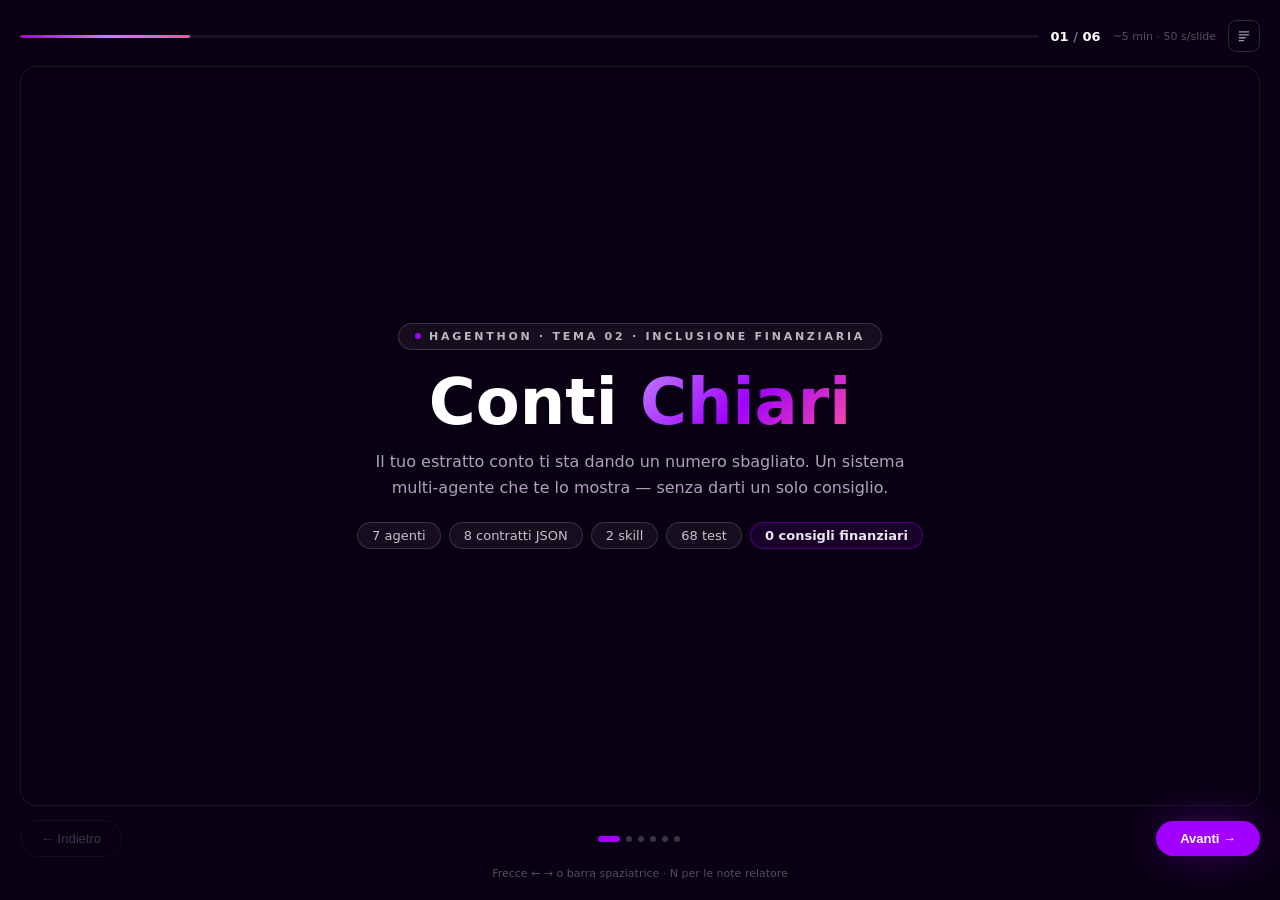
<file: presentation/index.html>
<!DOCTYPE html>
<html lang="it">
<head>
<meta charset="UTF-8">
<meta name="viewport" content="width=device-width, initial-scale=1.0">
<title>Conti Chiari — Hagenthon</title>
<style>
  :root {
    --ink: #0A0014;
    --purple: #A100FF;
    --purple-deep: #7500C0;
    --purple-dark: #460073;
    --purple-light: #BE82FF;
    --purple-soft: #DCAFFF;
    --magenta: #FF50A0;
    --teal: #00A98F;
  }
  *, *::before, *::after { box-sizing: border-box; margin: 0; padding: 0; }
  html, body { height: 100%; background: var(--ink); color: #fff; font-family: system-ui, -apple-system, sans-serif; }
  body { display: flex; flex-direction: column; min-height: 100vh; padding: 20px; }

  #toolbar { display: flex; align-items: center; gap: 12px; margin-bottom: 14px; }
  #progress-bar { flex: 1; height: 3px; background: rgba(255,255,255,0.07); border-radius: 99px; overflow: hidden; }
  #progress-fill { height: 100%; background: linear-gradient(90deg, var(--purple), var(--purple-light), var(--magenta)); transition: width 0.4s ease; border-radius: 99px; }
  #counter { font-size: 13px; font-weight: 600; color: rgba(255,255,255,0.45); white-space: nowrap; }
  #counter span { color: #fff; }
  .toolbar-btn { display: flex; align-items: center; justify-content: center; width: 32px; height: 32px; border-radius: 8px; border: 1px solid rgba(255,255,255,0.15); background: transparent; color: rgba(255,255,255,0.6); cursor: pointer; transition: border-color .2s, color .2s; font-size: 13px; }
  .toolbar-btn:hover { border-color: rgba(255,255,255,0.3); color: #fff; }
  .toolbar-btn.active { border-color: rgba(161,0,255,0.6); background: rgba(161,0,255,0.15); color: var(--purple-light); }
  #time-hint { font-size: 11px; color: rgba(255,255,255,0.3); white-space: nowrap; }

  #deck { display: flex; gap: 16px; width: 100%; flex: 1; min-height: 0; }
  .slide { display: none; width: 100%; }
  .slide.active { display: flex; flex-direction: column; }
  .slide-stage { flex: 1; border-radius: 16px; border: 1px solid rgba(255,255,255,0.08); background: rgba(10,0,20,0.5); overflow: hidden; }
  .slide-content { padding: 40px 52px; height: 100%; display: flex; flex-direction: column; justify-content: center; }

  .notes-panel { display: none; min-height: 100px; margin-top: 10px; border-radius: 12px; border: 1px solid rgba(161,0,255,0.25); background: rgba(161,0,255,0.06); padding: 14px 20px; }
  .notes-panel.visible { display: block; }
  .notes-label { font-size: 11px; font-weight: 700; letter-spacing: .25em; text-transform: uppercase; color: var(--purple-light); margin-bottom: 6px; }
  .notes-panel p { font-size: 14px; line-height: 1.6; color: rgba(255,255,255,0.8); }

  .slide-header { margin-bottom: 20px; }
  .kicker { font-size: 11px; font-weight: 700; letter-spacing: .3em; text-transform: uppercase; color: var(--purple-light); }
  .slide-header h2 { margin-top: 8px; font-size: clamp(24px, 3.2vw, 38px); font-weight: 700; line-height: 1.1; }
  .subtitle { margin-top: 10px; font-size: 15px; color: rgba(255,255,255,0.6); max-width: 780px; }

  /* === COVER === */
  .cover-center { text-align: center; }
  .cover-badge { display: inline-flex; align-items: center; gap: 8px; border: 1px solid rgba(255,255,255,0.15); background: rgba(255,255,255,0.05); border-radius: 99px; padding: 6px 16px; font-size: 11px; font-weight: 600; letter-spacing: .25em; text-transform: uppercase; color: rgba(255,255,255,0.7); }
  .dot-purple { width: 6px; height: 6px; border-radius: 50%; background: var(--purple); display: inline-block; }
  .cover-title { font-size: clamp(36px, 5.5vw, 64px); font-weight: 700; line-height: 1.02; margin: 20px auto 0; max-width: 820px; }
  .closing-title { font-size: clamp(22px, 3.2vw, 38px); font-weight: 700; line-height: 1.15; margin: 16px auto 0; max-width: 820px; }
  .cover-subtitle { font-size: 16px; color: rgba(255,255,255,0.65); max-width: 540px; margin: 14px auto 0; line-height: 1.6; }
  .text-gradient { background: linear-gradient(135deg, var(--purple-light), var(--purple), var(--magenta)); -webkit-background-clip: text; -webkit-text-fill-color: transparent; background-clip: text; }
  .chips { display: flex; flex-wrap: wrap; justify-content: center; gap: 8px; margin-top: 22px; }
  .chip { border: 1px solid rgba(255,255,255,0.15); background: rgba(255,255,255,0.05); border-radius: 99px; padding: 5px 14px; font-size: 13px; color: rgba(255,255,255,0.75); }
  .chip-purple { border-color: rgba(161,0,255,0.4); background: rgba(161,0,255,0.1); font-weight: 600; color: rgba(255,255,255,0.9); }

  /* === STAT === */
  .stat-row { display: flex; gap: 16px; align-items: center; justify-content: center; margin: 16px 0; flex-wrap: wrap; }
  .stat { border: 1px solid rgba(255,255,255,0.1); border-radius: 12px; padding: 16px 24px; min-width: 180px; text-align: center; }
  .stat .k { font-size: 11px; text-transform: uppercase; letter-spacing: .16em; color: rgba(255,255,255,0.45); margin-bottom: 4px; }
  .stat .v { font-size: 2.2rem; font-weight: 700; letter-spacing: -0.02em; font-variant-numeric: tabular-nums; }
  .stat .s { font-size: 12px; color: rgba(255,255,255,0.45); margin-top: 4px; }
  .stat.before .v { color: rgba(255,255,255,0.85); }
  .stat.after .v { color: var(--magenta); }
  .big-arrow { font-size: 28px; color: var(--purple); }

  /* === BULLETS === */
  .bullets { list-style: none; display: flex; flex-direction: column; gap: 11px; }
  .bullets li { display: flex; align-items: flex-start; gap: 14px; }
  .bullet-num { flex-shrink: 0; width: 26px; height: 26px; display: flex; align-items: center; justify-content: center; border-radius: 7px; background: rgba(161,0,255,0.15); font-size: 12px; font-weight: 700; color: var(--purple-light); margin-top: 2px; }
  .bullets span:last-child { font-size: 15px; line-height: 1.5; color: rgba(255,255,255,0.85); }

  /* === TABLE === */
  table.matrix { width: 100%; border-collapse: collapse; font-size: 13.5px; }
  table.matrix th { text-align: left; padding: 8px 12px; color: var(--purple-light); font-size: 11px; text-transform: uppercase; letter-spacing: .18em; font-weight: 700; border-bottom: 1px solid rgba(161,0,255,0.25); }
  table.matrix td { padding: 8px 12px; border-bottom: 1px solid rgba(255,255,255,0.07); color: rgba(255,255,255,0.78); vertical-align: top; line-height: 1.4; }
  table.matrix td.no { color: #fda4c0; }
  table.matrix td.yes { color: #7fe6d2; }
  table.matrix code { font-family: ui-monospace, Consolas, monospace; font-size: 12.5px; color: var(--purple-soft); }
  .badge-inline { display: inline-block; font-family: ui-monospace, Consolas, monospace; font-size: 11px; font-weight: 700; border: 1px solid rgba(161,0,255,0.35); background: rgba(161,0,255,0.1); border-radius: 6px; padding: 1px 7px; color: var(--purple-soft); vertical-align: middle; }

  /* === FLOW === */
  .flow { display: flex; align-items: stretch; gap: 6px; flex-wrap: wrap; justify-content: center; margin: 14px 0; }
  .node { border: 1px solid rgba(161,0,255,0.3); background: rgba(161,0,255,0.07); border-radius: 10px; padding: 10px 12px; min-width: 108px; text-align: center; }
  .node .n { font-size: 13px; font-weight: 600; }
  .node .t { font-size: 10px; color: rgba(255,255,255,0.5); margin-top: 3px; text-transform: uppercase; letter-spacing: .1em; }
  .node.code { border-color: rgba(255,255,255,0.2); background: rgba(255,255,255,0.04); }
  .node.guard { border-color: rgba(255,80,160,0.45); background: rgba(255,80,160,0.09); }
  .arrow { display: flex; align-items: center; color: rgba(161,0,255,0.6); font-size: 16px; }

  /* === 2COL === */
  .two-col { display: grid; grid-template-columns: 1fr 1fr; gap: 14px; }
  .col-block { border: 1px solid rgba(255,255,255,0.08); border-radius: 10px; padding: 14px 16px; }
  .col-block.green { border-color: rgba(52,211,153,0.2); background: rgba(52,211,153,0.04); }
  .col-block.red { border-color: rgba(248,113,113,0.2); background: rgba(248,113,113,0.04); }
  .col-block h3 { font-size: 13px; font-weight: 600; margin-bottom: 10px; }
  .col-block h3.green-h { color: #d1fae5; }
  .col-block h3.red-h { color: #fecdd3; }
  .col-block ul { list-style: none; display: flex; flex-direction: column; gap: 7px; }
  .col-block li { display: flex; gap: 9px; font-size: 13px; color: rgba(255,255,255,0.7); line-height: 1.4; }
  .col-block .m { flex-shrink: 0; font-weight: 700; }
  .m-ok { color: #34d399; }
  .m-no { color: #f87171; }

  /* === QUOTE === */
  .quote { border-left: 3px solid var(--magenta); padding: 6px 0 6px 16px; margin: 14px 0; font-size: 15px; line-height: 1.6; color: rgba(255,255,255,0.88); }
  .rule-tag { font-family: ui-monospace, Consolas, monospace; font-size: 11px; color: var(--magenta); letter-spacing: .04em; display: block; margin-bottom: 5px; }

  /* === NAV === */
  #nav { display: flex; align-items: center; justify-content: space-between; gap: 16px; margin-top: 14px; }
  #dots { display: flex; align-items: center; gap: 6px; flex: 1; justify-content: center; }
  .dot-btn { width: 6px; height: 6px; border-radius: 99px; border: none; background: rgba(255,255,255,0.2); cursor: pointer; transition: width .3s, background .3s; padding: 0; }
  .dot-btn.active { width: 22px; background: var(--purple); }
  .btn-prev { display: inline-flex; align-items: center; gap: 8px; border: 1px solid rgba(255,255,255,0.15); background: transparent; border-radius: 99px; padding: 10px 20px; font-size: 13px; font-weight: 500; color: rgba(255,255,255,0.7); cursor: pointer; }
  .btn-prev:hover:not(:disabled) { border-color: rgba(255,255,255,0.3); color: #fff; }
  .btn-prev:disabled { opacity: .3; cursor: not-allowed; }
  .btn-next { display: inline-flex; align-items: center; gap: 8px; border: none; background: var(--purple); border-radius: 99px; padding: 10px 24px; font-size: 13px; font-weight: 700; color: #fff; cursor: pointer; transition: transform .2s; box-shadow: 0 0 40px -8px rgba(161,0,255,0.6); }
  .btn-next:hover:not(:disabled) { transform: scale(1.03); }
  .btn-next:disabled { background: rgba(255,255,255,0.1); color: rgba(255,255,255,0.3); box-shadow: none; cursor: not-allowed; }
  #hint { text-align: center; font-size: 11px; color: rgba(255,255,255,0.3); margin-top: 10px; }

  @media (max-width: 720px) { .two-col { grid-template-columns: 1fr; } .slide-content { padding: 24px; } }
</style>
</head>
<body>

<div id="toolbar">
  <div id="progress-bar"><div id="progress-fill"></div></div>
  <div id="counter"><span id="cur">01</span> / <span id="tot">06</span></div>
  <span id="time-hint">~5 min &middot; 50 s/slide</span>
  <button class="toolbar-btn" id="notes-toggle" title="Note relatore (N)" aria-label="Note relatore">
    <svg width="14" height="14" viewBox="0 0 24 24" fill="none" stroke="currentColor" stroke-width="2.2" stroke-linecap="round" stroke-linejoin="round"><path d="M4 5h16M4 10h16M4 15h10M4 20h7"/></svg>
  </button>
</div>

<div id="deck">

  <!-- 01 — COVER -->
  <div class="slide" data-index="0">
    <div class="slide-stage"><div class="slide-content"><div class="cover-center">
      <span class="cover-badge"><span class="dot-purple"></span>Hagenthon · Tema 02 · Inclusione finanziaria</span>
      <h1 class="cover-title">Conti <span class="text-gradient">Chiari</span></h1>
      <p class="cover-subtitle">Il tuo estratto conto ti sta dando un numero sbagliato.
         Un sistema multi-agente che te lo mostra — senza darti un solo consiglio.</p>
      <div class="chips">
        <span class="chip">7 agenti</span>
        <span class="chip">8 contratti JSON</span>
        <span class="chip">2 skill</span>
        <span class="chip">68 test</span>
        <span class="chip chip-purple">0 consigli finanziari</span>
      </div>
    </div></div></div>
    <div class="notes-panel"><div class="notes-label">Note relatore — slide 1 · 20 s</div>
      <p>Buongiorno. Il progetto si chiama Conti Chiari. Parte da un problema semplice: quando leggi tre mesi di estratto conto e fai due conti, arrivi a un numero sbagliato — e non è colpa tua. Vi mostro il problema, la soluzione e soprattutto come è fatto il sistema agentico.</p></div>
  </div>

  <!-- 02 — IL PROBLEMA -->
  <div class="slide" data-index="1">
    <div class="slide-stage"><div class="slide-content">
      <div class="slide-header">
        <span class="kicker">Il problema</span>
        <h2>Tre mesi di estratto non contengono l'anno</h2>
        <p class="subtitle">Assicurazione, bollo, TARI, IMU cadono una volta l'anno. In una finestra trimestrale sono <strong>invisibili per costruzione</strong> — non per disattenzione.</p>
      </div>
      <div class="stat-row">
        <div class="stat before">
          <div class="k">Quello che l'estratto sembra dire</div>
          <div class="v">+350 €</div>
          <div class="s">al mese — numero corretto sui dati che hai</div>
        </div>
        <span class="big-arrow">&rarr;</span>
        <div class="stat after">
          <div class="k">Quello che è davvero</div>
          <div class="v">+275 €</div>
          <div class="s">con 900 €/anno di costi non visibili (75 €/mese)</div>
        </div>
      </div>
      <p class="subtitle">Chi ha poca dimestichezza con la finanza non ha modo di accorgersene. È un errore sistematico che i dati stessi inducono.</p>
    </div></div>
    <div class="notes-panel"><div class="notes-label">Note relatore — slide 2 · 50 s</div>
      <p>Prendete un estratto di tre mesi: entrate meno uscite, avanzano 350 euro. Sembra solido. Ma in quei tre mesi non c'è l'assicurazione dell'auto, non c'è il bollo, non c'è la TARI — sono costi annuali, cadono fuori finestra. Il numero vero è 275. La persona non sbaglia il calcolo: sbaglia il perimetro dei dati. E siccome il 350 è aritmeticamente coerente con i dati che ha, non ha modo di accorgersene da sola.</p></div>
  </div>

  <!-- 03 — LA SOLUZIONE -->
  <div class="slide" data-index="2">
    <div class="slide-stage"><div class="slide-content">
      <div class="slide-header">
        <span class="kicker">La soluzione</span>
        <h2>Mostra, chiede, spiega, simula, verifica</h2>
        <p class="subtitle">Cinque momenti. Il secondo è quello che ci distingue.</p>
      </div>
      <ul class="bullets">
        <li><span class="bullet-num">1</span><span><strong>Mostra</strong> — categorizza i movimenti; rende visibili commissioni, imposte e costi ricorrenti che passano inosservati.</span></li>
        <li><span class="bullet-num">2</span><span><strong>Chiede</strong> — rileva cosa la finestra temporale non può contenere e fa la domanda giusta: <em>"Se hai un'auto, l'assicurazione qui non compare: vuoi aggiungerla?"</em></span></li>
        <li><span class="bullet-num">3</span><span><strong>Spiega</strong> — insegna i concetti che compaiono nei dati reali dell'utente, partendo dal suo numero.</span></li>
        <li><span class="bullet-num">4</span><span><strong>Simula</strong> — proietta scenari che l'utente imposta: la matematica è codice, l'LLM narra soltanto.</span></li>
        <li><span class="bullet-num">5</span><span><strong>Verifica</strong> — quiz sui suoi numeri reali, prima e dopo: misura se ha capito davvero.</span></li>
      </ul>
    </div></div>
    <div class="notes-panel"><div class="notes-label">Note relatore — slide 3 · 50 s</div>
      <p>Cinque momenti. Il secondo è quello che voglio che portiate a casa: il sistema non si limita a leggere i dati che ha, ragiona su quelli che mancano. Non dice "dovresti mettere da parte qualcosa per le spese annuali" — quello sarebbe un consiglio. Chiede: "se hai un'auto, vuoi aggiungere l'assicurazione al quadro?". La differenza è sottile ma è esattamente il confine che il tema impone. E il quinto punto — il quiz — è quello che dimostra il miglioramento: stessa domanda prima e dopo, difficoltà equivalente.</p></div>
  </div>

  <!-- 04 — ARCHITETTURA -->
  <div class="slide" data-index="3">
    <div class="slide-stage"><div class="slide-content">
      <div class="slide-header">
        <span class="kicker">Architettura</span>
        <h2>Sette agenti, otto contratti JSON</h2>
      </div>
      <div class="flow">
        <div class="node code"><div class="n">parser</div><div class="t">codice</div></div>
        <span class="arrow">&rarr;</span>
        <div class="node"><div class="n">categorizer</div><div class="t">haiku</div></div>
        <span class="arrow">&rarr;</span>
        <div class="node"><div class="n">concept&#8209;mapper</div><div class="t">haiku</div></div>
        <div class="node"><div class="n">completeness</div><div class="t">haiku</div></div>
        <span class="arrow">&rarr;</span>
        <div class="node"><div class="n">explainer</div><div class="t">opus</div></div>
        <div class="node"><div class="n">simulator</div><div class="t">haiku + cod.</div></div>
        <span class="arrow">&rarr;</span>
        <div class="node guard"><div class="n">guardrail</div><div class="t">opus · indip.</div></div>
        <span class="arrow">&rarr;</span>
        <div class="node"><div class="n">comprehension</div><div class="t">haiku</div></div>
      </div>
      <table class="matrix" style="margin-top:12px">
        <tr><th>Scelta</th><th>Razionale</th></tr>
        <tr><td><strong>Il CSV non entra mai in un prompt</strong></td><td>parsing = codice; da 800 righe (~40k tok) a aggregato (~1.2k tok)</td></tr>
        <tr><td><strong>La matematica non è un prompt</strong></td><td>interesse composto, ammortamento: funzioni pure in <code>finance.py</code>, testate</td></tr>
        <tr><td><strong>Il guardrail è indipendente</strong></td><td>un modello non revisiona il proprio output — accorpare annullerebbe il controllo</td></tr>
      </table>
    </div></div>
    <div class="notes-panel"><div class="notes-label">Note relatore — slide 4 · 70 s</div>
      <p>Questa è l'architettura. Sette agenti, ogni scambio passa per JSON validato contro uno schema — nessun testo libero tra agenti. Lo stato sta su disco, non nel contesto: ogni agente apre solo la fetta che gli serve. Tre scelte fondamentali. Prima: il CSV non entra mai in un prompt — il parser è codice, e a valle circola l'aggregato, da quarantamila a milleduecento token. Seconda: la matematica è codice, non un prompt — i conti sono funzioni pure testate su valori calcolati a mano. Terza: il guardrail è indipendente da chi scrive il testo — non puoi usare lo stesso modello per generare e revisionare, altrimenti il controllo è illusorio.</p></div>
  </div>

  <!-- 05 — QUALITÀ: confine + robustezza + test -->
  <div class="slide" data-index="4">
    <div class="slide-stage"><div class="slide-content">
      <div class="slide-header">
        <span class="kicker">Qualità</span>
        <h2>Il confine, la robustezza, i test</h2>
      </div>
      <div class="quote">
        Utente: <em>"Dove mi conviene investire questi risparmi?"</em><br>
        <span class="rule-tag">GUARDRAIL · NO_INVESTMENT_ADVICE · block</span>
        <em>"Non posso dirti dove investire. Posso però mostrarti come funziona l'interesse composto sui 1.800 € messi da parte."</em>
      </div>
      <div class="two-col">
        <div class="col-block green">
          <h3 class="green-h">✓ Verificato (68 test)</h3>
          <ul>
            <li><span class="m m-ok">›</span><span>45 test parser + matematica, valori calcolati a mano</span></li>
            <li><span class="m m-ok">›</span><span>23 test orchestrazione: revisione, fail-closed, fallback, invarianti simulazione</span></li>
            <li><span class="m m-ok">›</span><span>Dry-run 46 movimenti: 0 scartati, 16 cifre nei testi, 0 mismatch</span></li>
          </ul>
        </div>
        <div class="col-block">
          <h3 style="color:var(--purple-light)">Robustezza by design</h3>
          <ul>
            <li><span class="m" style="color:var(--purple-light)">›</span><span>CSV sconosciuto → chiede mappatura, non indovina mai</span></li>
            <li><span class="m" style="color:var(--purple-light)">›</span><span>Output non conforme → 2 retry con schema, poi fallback</span></li>
            <li><span class="m" style="color:var(--purple-light)">›</span><span>Guardrail non disponibile → <code>block</code>. Fallisce <strong>chiuso</strong>, non aperto</span></li>
          </ul>
        </div>
      </div>
    </div></div>
    <div class="notes-panel"><div class="notes-label">Note relatore — slide 5 · 65 s</div>
      <p>Il guardrail non è un filtro di parole chiave sull'input: valuta la risposta già scritta. Quando l'utente chiede dove investire, il sistema riconosce il confine, rifiuta, e reindirizza sul concetto — non ignora la domanda. Sette regole esplicite, e in caso di dubbio non passa. Sulla robustezza: un fallback non è mai un'invenzione — una sezione mancante si dichiara mancante. E se il guardrail non risponde, il contenuto non si mostra: il sistema fallisce chiuso. 68 test automatici, 45 sulla parte deterministica con valori calcolati a mano.</p></div>
  </div>

  <!-- 06 — CLOSING -->
  <div class="slide" data-index="5">
    <div class="slide-stage"><div class="slide-content"><div class="cover-center">
      <span class="kicker">In una frase</span>
      <h2 class="closing-title">Il valore non è spiegare la finanza.<br>È <span class="text-gradient">dire alla persona cosa i suoi dati non possono dirle</span> — senza scegliere al posto suo.</h2>
      <div class="chips" style="margin-top:24px">
        <span class="chip chip-purple">app/</span>
        <span class="chip chip-purple">agents/</span>
        <span class="chip chip-purple">presentation/</span>
        <span class="chip chip-purple">README.md</span>
        <span class="chip">68 test ✓</span>
        <span class="chip">0 consigli</span>
      </div>
      <p class="cover-subtitle" style="margin-top:18px; font-size:14px">Repo pubblico · struttura di consegna rispettata · presentazione in formato HTML brand Accenture</p>
    </div></div></div>
    <div class="notes-panel"><div class="notes-label">Note relatore — slide 6 · 15 s</div>
      <p>Il contributo più alto non è la spiegazione del TAEG — quella la trovi ovunque. È rendere visibile il perimetro dei dati. E farlo restando dalla parte giusta: mostrare, spiegare, simulare. Mai scegliere al posto dell'utente. Grazie.</p></div>
  </div>

</div><!-- /deck -->

<div id="nav">
  <button class="btn-prev" id="btn-prev" disabled>&larr; Indietro</button>
  <div id="dots"></div>
  <button class="btn-next" id="btn-next">Avanti &rarr;</button>
</div>
<p id="hint">Frecce &larr; &rarr; o barra spaziatrice &middot; N per le note relatore</p>

<script>
(function () {
  const slides = document.querySelectorAll('.slide');
  const total = slides.length;
  const fill = document.getElementById('progress-fill');
  const cur = document.getElementById('cur');
  const tot = document.getElementById('tot');
  const btnPrev = document.getElementById('btn-prev');
  const btnNext = document.getElementById('btn-next');
  const notesToggle = document.getElementById('notes-toggle');
  const dotsBox = document.getElementById('dots');

  tot.textContent = String(total).padStart(2, '0');
  for (let i = 0; i < total; i++) {
    const b = document.createElement('button');
    b.className = 'dot-btn';
    b.dataset.i = i;
    b.setAttribute('aria-label', 'Slide ' + (i + 1));
    dotsBox.appendChild(b);
  }
  const dots = dotsBox.querySelectorAll('.dot-btn');

  let idx = 0;
  let notesVisible = false;

  function show(n) {
    n = Math.max(0, Math.min(total - 1, n));
    slides[idx].classList.remove('active');
    dots[idx].classList.remove('active');
    idx = n;
    slides[idx].classList.add('active');
    dots[idx].classList.add('active');
    fill.style.width = ((idx + 1) / total * 100) + '%';
    cur.textContent = String(idx + 1).padStart(2, '0');
    btnPrev.disabled = idx === 0;
    btnNext.disabled = idx === total - 1;
    document.querySelectorAll('.notes-panel').forEach(p => p.classList.remove('visible'));
    if (notesVisible) {
      const panel = slides[idx].querySelector('.notes-panel');
      if (panel) panel.classList.add('visible');
    }
  }

  slides[0].classList.add('active');
  dots[0].classList.add('active');
  fill.style.width = (1 / total * 100) + '%';

  btnPrev.addEventListener('click', () => show(idx - 1));
  btnNext.addEventListener('click', () => show(idx + 1));
  dots.forEach(d => d.addEventListener('click', () => show(parseInt(d.dataset.i))));

  notesToggle.addEventListener('click', () => {
    notesVisible = !notesVisible;
    notesToggle.classList.toggle('active', notesVisible);
    const panel = slides[idx].querySelector('.notes-panel');
    if (panel) panel.classList.toggle('visible', notesVisible);
  });

  document.addEventListener('keydown', e => {
    if (e.key === 'ArrowRight' || e.key === 'PageDown' || e.key === ' ') { e.preventDefault(); show(idx + 1); }
    else if (e.key === 'ArrowLeft' || e.key === 'PageUp') { e.preventDefault(); show(idx - 1); }
    else if (e.key === 'Home') { e.preventDefault(); show(0); }
    else if (e.key === 'End') { e.preventDefault(); show(total - 1); }
    else if (e.key === 'n' || e.key === 'N') { e.preventDefault(); notesToggle.click(); }
  });
})();
</script>
</body>
</html>
</file>
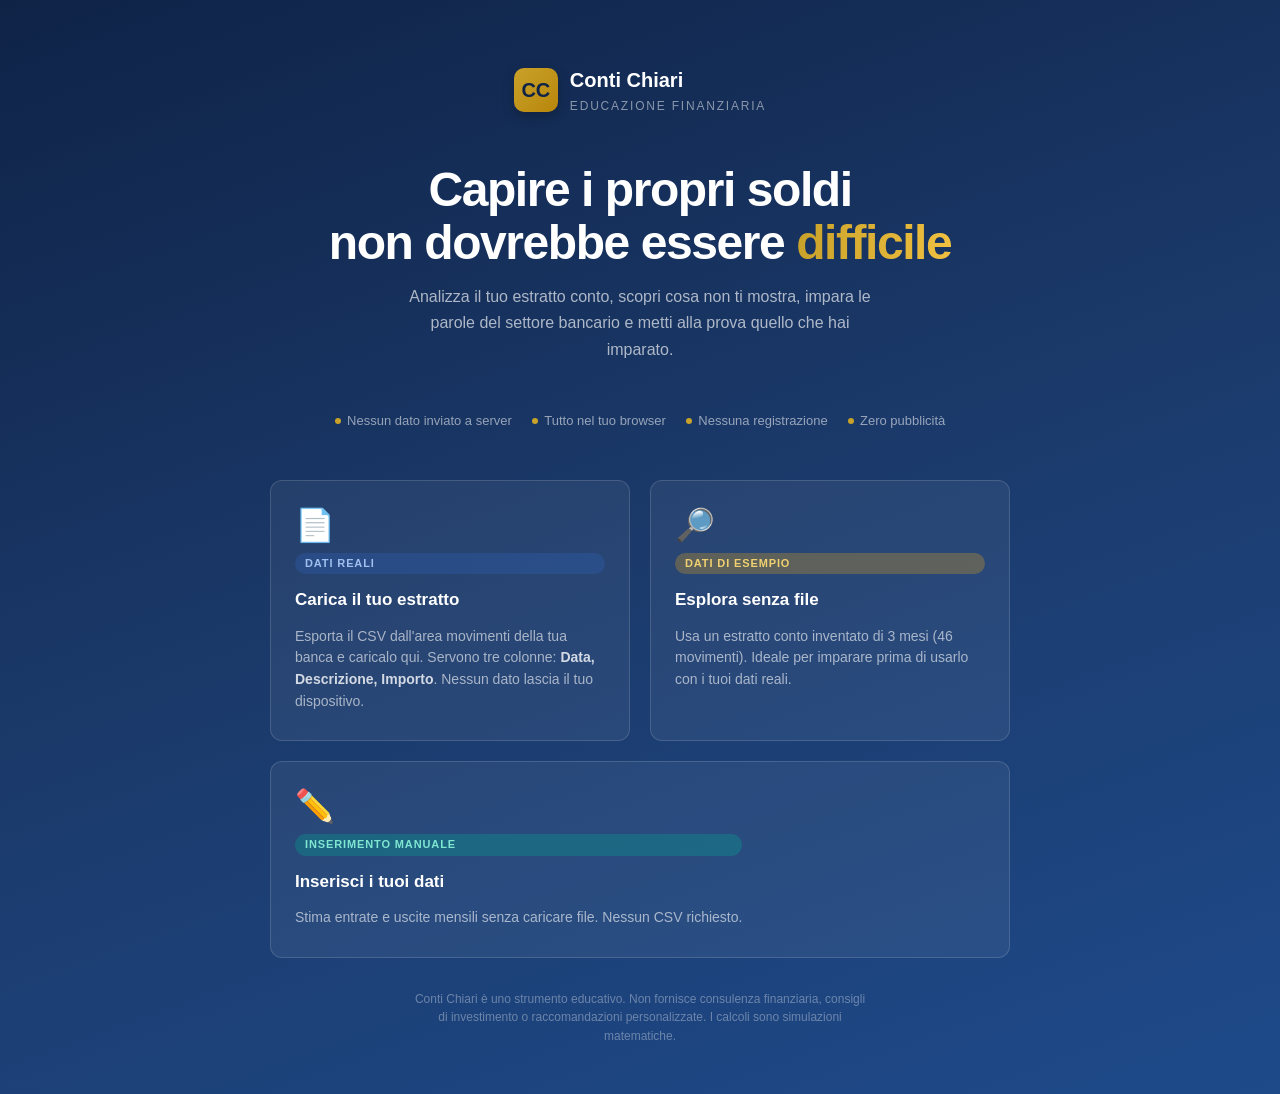
<file: app/static/demo.html>
<!DOCTYPE html>
<html lang="it" data-theme="light">
<head>
<meta charset="utf-8" />
<meta name="viewport" content="width=device-width, initial-scale=1" />
<title>Conti Chiari — Educazione Finanziaria</title>
<style>
/* ===== BASE SCALE (rem funziona solo con font-size su html) ===== */
html { font-size: 16px; }

/* ===== TOKEN LIGHT ===== */
:root {
  --bg:          #F2F5FA;
  --bg-alt:      #FFFFFF;
  --surface:     #FFFFFF;
  --surface-2:   #F8FAFD;
  --border:      #DDE3EE;
  --border-acc:  rgba(27,58,107,0.22);

  --navy:        #1B3A6B;   /* blu banca */
  --navy-deep:   #0F2347;
  --navy-lt:     #2E5AA8;
  --navy-bg:     #EBF0FA;

  --gold:        #B8860B;   /* oro finanziario */
  --gold-lt:     #C9A22A;
  --gold-bg:     #FDF6E3;

  --green:       #15803D;
  --green-bg:    #ECFDF5;
  --red:         #B91C1C;
  --red-bg:      #FEF2F2;

  --text:        #0D1B2E;
  --text-2:      #3D4F6A;
  --text-3:      #8494AD;

  --shadow-sm:   0 1px 3px rgba(13,27,46,0.07);
  --shadow:      0 2px 8px rgba(13,27,46,0.09), 0 1px 2px rgba(13,27,46,0.06);
  --shadow-md:   0 4px 20px rgba(13,27,46,0.12);
  --radius:      12px;
  --radius-sm:   8px;
}

/* ===== TOKEN DARK ===== */
[data-theme="dark"] {
  --bg:          #0C1626;
  --bg-alt:      #13233D;
  --surface:     #13233D;
  --surface-2:   #1A2E4A;
  --border:      rgba(255,255,255,0.09);
  --border-acc:  rgba(100,140,220,0.30);

  --navy:        #6B9FDE;
  --navy-deep:   #A0BFEF;
  --navy-lt:     #8AB4F0;
  --navy-bg:     rgba(46,90,168,0.18);

  --gold:        #E4C057;
  --gold-lt:     #F0D070;
  --gold-bg:     rgba(196,146,42,0.15);

  --green:       #34D399;
  --green-bg:    rgba(21,128,61,0.18);
  --red:         #F87171;
  --red-bg:      rgba(185,28,28,0.18);

  --text:        #EAF0FB;
  --text-2:      rgba(234,240,251,0.70);
  --text-3:      rgba(234,240,251,0.40);

  --shadow-sm:   0 1px 3px rgba(0,0,0,0.35);
  --shadow:      0 2px 8px rgba(0,0,0,0.40);
  --shadow-md:   0 4px 20px rgba(0,0,0,0.50);
}

/* ===== ALTO CONTRASTO ===== */
[data-contrast="high"] {
  --border: #000 !important; --text-2: var(--text) !important; --text-3: #444 !important;
  --navy-bg: #d0daf5 !important;
}
[data-theme="dark"][data-contrast="high"] {
  --border: #fff !important; --text-2: #fff !important; --text-3: #ccc !important;
  --navy-bg: rgba(100,140,220,0.35) !important;
}

/* ===== RESET ===== */
*, *::before, *::after { box-sizing: border-box; margin: 0; padding: 0; }
body {
  background: var(--bg);
  color: var(--text);
  font-family: "Inter", -apple-system, "Segoe UI", Roboto, sans-serif;
  line-height: 1.6;
  -webkit-font-smoothing: antialiased;
  font-size: 1rem;
  transition: background .3s, color .3s;
}

/* ===== SKIP LINK ===== */
.skip-link {
  position: absolute; top: -100%; left: 8px; z-index: 9999;
  background: var(--navy); color: #fff;
  padding: .6rem 1.2rem; border-radius: 0 0 8px 8px;
  font-size: .875rem; font-weight: 700; text-decoration: none;
  transition: top .15s;
}
.skip-link:focus { top: 0; }
.sr-only { position: absolute; width: 1px; height: 1px; padding: 0; margin: -1px; overflow: hidden; clip: rect(0,0,0,0); white-space: nowrap; border: 0; }

/* ===== FOCUS ===== */
:focus-visible { outline: 3px solid var(--navy); outline-offset: 3px; border-radius: 4px; }

/* ===== NAVBAR ===== */
.navbar {
  position: sticky; top: 0; z-index: 200;
  background: var(--navy-deep);
  height: 60px;
  display: flex; align-items: center;
  padding: 0 1.5rem;
  gap: 1rem;
  box-shadow: 0 2px 12px rgba(0,0,0,0.25);
}
.nav-logo {
  font-size: 1rem; font-weight: 800; letter-spacing: -.01em;
  color: #fff; text-decoration: none;
  display: flex; align-items: center; gap: .5rem;
  white-space: nowrap; flex-shrink: 0;
}
.nav-logo .emblem {
  width: 28px; height: 28px; border-radius: 6px;
  background: linear-gradient(135deg, var(--gold-lt), var(--gold));
  display: flex; align-items: center; justify-content: center;
  font-size: .75rem; font-weight: 900; color: var(--navy-deep);
}
.nav-tabs { display: flex; gap: 2px; flex: 1; overflow-x: auto; }
.nav-tabs::-webkit-scrollbar { display: none; }
.nav-tab {
  background: none; border: none; color: rgba(255,255,255,.60);
  font-family: inherit; font-size: .8125rem; font-weight: 600;
  padding: .5rem .875rem; border-radius: 6px; cursor: pointer;
  white-space: nowrap; transition: background .15s, color .15s;
  display: flex; align-items: center; gap: .4rem;
  border-bottom: 2px solid transparent;
}
.nav-tab:hover { color: #fff; background: rgba(255,255,255,.08); }
.nav-tab.active { color: #fff; border-bottom-color: var(--gold-lt); }
.nav-tab .tab-num {
  width: 18px; height: 18px; border-radius: 50%;
  background: rgba(255,255,255,.15);
  font-size: .6875rem; font-weight: 700;
  display: flex; align-items: center; justify-content: center;
}
.nav-tab.active .tab-num { background: var(--gold); color: var(--navy-deep); }

.a11y-bar { display: flex; align-items: center; gap: .375rem; flex-shrink: 0; }
.a11y-btn {
  background: rgba(255,255,255,.10); border: 1px solid rgba(255,255,255,.18);
  border-radius: 6px; color: rgba(255,255,255,.80);
  padding: .3rem .6rem; font-family: inherit; font-size: .75rem; font-weight: 700;
  cursor: pointer; transition: background .15s;
}
.a11y-btn:hover, .a11y-btn[aria-pressed="true"] { background: rgba(255,255,255,.22); color: #fff; }
.back-btn {
  background: rgba(255,255,255,.10); border: 1px solid rgba(255,255,255,.18);
  border-radius: 6px; color: rgba(255,255,255,.80);
  padding: .3rem .75rem; font-family: inherit; font-size: .75rem;
  cursor: pointer; white-space: nowrap; transition: background .15s;
  display: flex; align-items: center; gap: .3rem;
}
.back-btn:hover { background: rgba(255,255,255,.22); color: #fff; }

/* ===== PAGE SYSTEM ===== */
.page { display: none; }
.page.active { display: block; }
.page-wrap { max-width: 900px; margin: 0 auto; padding: 2rem 1.25rem 5rem; }

/* ===== LANDING ===== */
#page-landing {
  display: block;
  min-height: 100vh;
  background: linear-gradient(160deg, var(--navy-deep) 0%, #1B3A6B 50%, #1E4A8A 100%);
}
.landing-inner {
  max-width: 780px; margin: 0 auto; padding: 4rem 1.25rem 3rem;
  display: flex; flex-direction: column; align-items: center;
}
.landing-logo-area {
  display: flex; align-items: center; gap: .75rem;
  margin-bottom: 3rem;
}
.landing-emblem {
  width: 44px; height: 44px; border-radius: 10px;
  background: linear-gradient(135deg, var(--gold-lt), var(--gold));
  display: flex; align-items: center; justify-content: center;
  font-size: 1.25rem; font-weight: 900; color: var(--navy-deep);
  box-shadow: 0 4px 12px rgba(0,0,0,0.25);
}
.landing-brand { font-size: 1.25rem; font-weight: 800; color: #fff; }
.landing-tagline { font-size: .75rem; color: rgba(255,255,255,.50); letter-spacing: .15em; text-transform: uppercase; margin-top: 1px; }

.landing-title {
  font-size: clamp(1.75rem, 5vw, 3rem);
  font-weight: 900; letter-spacing: -.03em; line-height: 1.1;
  color: #fff; text-align: center; margin-bottom: .875rem;
}
.landing-title .hl {
  background: linear-gradient(90deg, var(--gold-lt), #F0C040);
  -webkit-background-clip: text; background-clip: text; color: transparent;
}
.landing-sub { font-size: 1rem; color: rgba(255,255,255,.65); text-align: center; max-width: 480px; margin-bottom: 3rem; line-height: 1.65; }

/* Trust bar */
.trust-bar { display: flex; gap: 1.25rem; margin-bottom: 3rem; flex-wrap: wrap; justify-content: center; }
.trust-item { display: flex; align-items: center; gap: .4rem; font-size: .8125rem; color: rgba(255,255,255,.55); }
.trust-item .dot { width: 6px; height: 6px; border-radius: 50%; background: var(--gold-lt); flex-shrink: 0; }

/* Choice cards */
.choice-grid { display: grid; grid-template-columns: 1fr 1fr; gap: 1.25rem; width: 100%; margin-bottom: 2rem; }
.choice-card.span-full { grid-column: 1 / -1; flex-direction: row; align-items: flex-start; gap: 1.5rem; flex-wrap: wrap; }
.choice-card.span-full .choice-left { display: flex; flex-direction: column; gap: .75rem; min-width: 180px; flex: 0 0 auto; }
@media (max-width: 580px) { .choice-grid { grid-template-columns: 1fr; } .choice-card.span-full { grid-column: auto; flex-direction: column; } }
.choice-card {
  background: rgba(255,255,255,.06);
  border: 1.5px solid rgba(255,255,255,.14);
  border-radius: var(--radius);
  padding: 1.75rem 1.5rem;
  cursor: pointer;
  transition: border-color .2s, background .2s, transform .15s, box-shadow .2s;
  display: flex; flex-direction: column; gap: .75rem;
}
.choice-card:hover { border-color: rgba(255,255,255,.35); background: rgba(255,255,255,.10); transform: translateY(-2px); box-shadow: 0 8px 32px rgba(0,0,0,.25); }
.choice-card[aria-checked="true"] { border-color: var(--gold-lt); background: rgba(196,146,42,.15); box-shadow: 0 0 0 2px rgba(196,146,42,.30); }
.choice-card[aria-checked="true"] .choice-title::before { content: "✓ "; color: var(--gold-lt); }
.choice-icon { font-size: 2rem; line-height: 1; }
.choice-badge { display: inline-block; font-size: .6875rem; font-weight: 700; letter-spacing: .08em; text-transform: uppercase; border-radius: 999px; padding: 2px 10px; }
.choice-badge.blue { background: rgba(46,90,168,.4); color: #A0BFEF; }
.choice-badge.gold { background: rgba(196,146,42,.35); color: #F0D070; }
.choice-badge.teal { background: rgba(0,169,143,.30); color: #7fe6d2; }
.choice-title { font-size: 1.0625rem; font-weight: 700; color: #fff; }
.choice-desc { font-size: .875rem; color: rgba(255,255,255,.60); line-height: 1.55; }

/* Form inserimento manuale */
.manual-form { display: none; flex: 1; min-width: 260px; border-left: 1px solid rgba(255,255,255,.12); padding-left: 1.375rem; }
.choice-card.span-full:not([aria-checked="true"]) .manual-form { border-color: rgba(255,255,255,.08); }
@media (max-width: 580px) { .manual-form { border-left: none; border-top: 1px solid rgba(255,255,255,.12); padding-left: 0; padding-top: .875rem; } }
.manual-form-title { font-size: .6875rem; font-weight: 700; text-transform: uppercase; letter-spacing: .12em; color: rgba(255,255,255,.40); margin-bottom: .75rem; }
.manual-grid { display: grid; grid-template-columns: repeat(auto-fill, minmax(120px, 1fr)); gap: .5rem .75rem; }
.manual-field label { display: block; font-size: .6875rem; color: rgba(255,255,255,.45); margin-bottom: .25rem; font-weight: 600; text-transform: uppercase; letter-spacing: .07em; }
.manual-field label .req { color: var(--gold-lt); }
.manual-field input[type="number"] {
  width: 100%; background: rgba(255,255,255,.08); border: 1px solid rgba(255,255,255,.16);
  border-radius: 6px; color: #fff; padding: .4rem .6rem;
  font-family: inherit; font-size: .875rem; font-variant-numeric: tabular-nums;
  transition: border-color .15s;
}
.manual-field input[type="number"]:focus { outline: none; border-color: rgba(196,146,42,.65); box-shadow: 0 0 0 2px rgba(196,146,42,.15); }
.manual-field input[type="number"].highlight { border-color: rgba(196,146,42,.40); }
.manual-err-inline { font-size: .75rem; color: #F87171; margin-top: .625rem; display: none; }

/* Drop zone dentro la card */
.drop-zone {
  display: none; border: 1.5px dashed rgba(196,146,42,.5);
  border-radius: var(--radius-sm); padding: 1rem;
  text-align: center; cursor: pointer; background: rgba(196,146,42,.07);
}
.drop-zone input { display: none; }
.drop-zone strong { display: block; font-size: .875rem; color: var(--gold-lt); margin-bottom: .25rem; }
.drop-zone span { font-size: .75rem; color: rgba(255,255,255,.40); }
.drop-err { font-size: .8125rem; color: #F87171; margin-top: .5rem; display: none; }
.csv-help { margin-top: .625rem; text-align: left; }
.csv-help summary { font-size: .75rem; color: rgba(255,255,255,.45); cursor: pointer; list-style: none; display: flex; align-items: center; gap: .35rem; }
.csv-help summary::-webkit-details-marker { display: none; }
.csv-help summary::before { content: "▶"; font-size: .5rem; transition: transform .15s; }
.csv-help[open] summary::before { transform: rotate(90deg); }
.csv-help-body { margin-top: .625rem; font-size: .75rem; color: rgba(255,255,255,.50); line-height: 1.65; display: flex; flex-direction: column; gap: .5rem; }
.csv-help-body code { background: rgba(255,255,255,.08); border-radius: 4px; padding: 1px 5px; font-family: ui-monospace,Consolas,monospace; font-size: .6875rem; color: rgba(255,255,255,.70); }
.csv-fmt-table { width: 100%; border-collapse: collapse; margin-top: .25rem; }
.csv-fmt-table th { font-size: .6875rem; font-weight: 700; text-transform: uppercase; letter-spacing: .08em; color: rgba(196,146,42,.80); text-align: left; padding: 3px 6px 3px 0; border-bottom: 1px solid rgba(255,255,255,.10); }
.csv-fmt-table td { font-size: .6875rem; color: rgba(255,255,255,.55); padding: 4px 6px 4px 0; border-bottom: 1px solid rgba(255,255,255,.06); vertical-align: top; }
.csv-fmt-table td:first-child { color: rgba(255,255,255,.80); font-weight: 600; white-space: nowrap; }

.landing-btn {
  background: linear-gradient(135deg, var(--gold-lt), var(--gold));
  border: none; border-radius: 999px;
  color: var(--navy-deep); font-family: inherit;
  font-size: 1rem; font-weight: 800;
  padding: .875rem 2.5rem; cursor: pointer;
  box-shadow: 0 4px 20px rgba(196,146,42,.40);
  transition: transform .15s, box-shadow .15s;
  display: none; margin-bottom: 2rem;
}
.landing-btn:hover { transform: translateY(-2px); box-shadow: 0 6px 28px rgba(196,146,42,.55); }

.landing-disclaimer { font-size: .75rem; color: rgba(255,255,255,.35); text-align: center; max-width: 460px; line-height: 1.55; }
.landing-disclaimer a { color: rgba(255,255,255,.50); }

/* ===== SECTION HEADER ===== */
.page-header {
  border-bottom: 2px solid var(--border);
  padding-bottom: 1.25rem; margin-bottom: 1.75rem;
}
.page-eyebrow { font-size: .6875rem; font-weight: 700; letter-spacing: .14em; text-transform: uppercase; color: var(--navy); margin-bottom: .3rem; }
.page-header h1 { font-size: 1.625rem; font-weight: 800; letter-spacing: -.02em; margin-bottom: .4rem; }
.page-header .desc { font-size: .9375rem; color: var(--text-2); }

/* ===== CARD ===== */
.card { background: var(--surface); border: 1px solid var(--border); border-radius: var(--radius); padding: 1.625rem 1.75rem; box-shadow: var(--shadow); margin-bottom: 1.25rem; }
.card.navy-accent { border-left: 4px solid var(--navy); }
.card.gold-accent { border-left: 4px solid var(--gold-lt); }
.card.warn-accent { border-left: 4px solid #F59E0B; background: #FFFBEB; }
[data-theme="dark"] .card.warn-accent { background: rgba(245,158,11,.08); }
.card-title { font-size: 1rem; font-weight: 700; margin-bottom: .5rem; display: flex; align-items: center; gap: .5rem; }
.card-title .ico { font-size: 1.125rem; }
.card-body { font-size: .9375rem; color: var(--text-2); line-height: 1.65; }

/* ===== CALLOUT ===== */
.callout { border-radius: var(--radius-sm); padding: .875rem 1.125rem; font-size: .875rem; margin-bottom: 1.25rem; display: flex; gap: .75rem; align-items: flex-start; line-height: 1.55; }
.callout.info { background: var(--navy-bg); border: 1px solid var(--border-acc); color: var(--text-2); }
.callout.warn { background: #FFFBEB; border: 1px solid #FCD34D; color: #78350F; }
[data-theme="dark"] .callout.warn { background: rgba(245,158,11,.10); color: #FCD34D; border-color: rgba(245,158,11,.3); }
.callout.success { background: var(--green-bg); border: 1px solid rgba(21,128,61,.25); color: var(--green); }
.callout .ico { font-size: 1.125rem; flex-shrink: 0; margin-top: .05rem; }

/* ===== TILES ===== */
.tile-grid { display: grid; grid-template-columns: repeat(auto-fit, minmax(175px, 1fr)); gap: 1rem; margin-bottom: 1.75rem; }
.tile {
  background: var(--surface); border: 1px solid var(--border);
  border-radius: var(--radius); padding: 1.25rem 1.375rem;
  box-shadow: var(--shadow-sm); position: relative; overflow: hidden;
}
.tile::before { content: ""; position: absolute; top: 0; left: 0; right: 0; height: 3px; background: var(--navy); border-radius: var(--radius) var(--radius) 0 0; }
.tile.gold::before { background: linear-gradient(90deg, var(--gold-lt), var(--gold)); }
.tile.green::before { background: var(--green); }
.tile.red::before { background: var(--red); }
.tile .k { font-size: .6875rem; font-weight: 700; text-transform: uppercase; letter-spacing: .1em; color: var(--text-3); margin-bottom: .4rem; }
.tile .v { font-size: 1.625rem; font-weight: 800; font-variant-numeric: tabular-nums; letter-spacing: -.02em; }
.tile .v.pos { color: var(--green); }
.tile .v.neg { color: var(--red); }
.tile .v.pri { color: var(--navy); }
[data-theme="dark"] .tile .v.pri { color: var(--navy-deep); }
.tile .sub { font-size: .75rem; color: var(--text-3); margin-top: .25rem; }

/* ===== BARS ===== */
.bar-section { margin-bottom: 1rem; }
.bar-section-label { font-size: .6875rem; font-weight: 700; letter-spacing: .1em; text-transform: uppercase; color: var(--text-3); margin-bottom: .875rem; }
.bars { display: flex; flex-direction: column; gap: .625rem; }
.bar-row { display: grid; grid-template-columns: 10rem 1fr 6rem; gap: .875rem; align-items: center; font-size: .875rem; }
.bar-row .name { color: var(--text-2); overflow: hidden; text-overflow: ellipsis; white-space: nowrap; }
.bar-track { height: 8px; background: var(--bg); border: 1px solid var(--border); border-radius: 4px; overflow: hidden; }
.bar-fill { height: 100%; background: linear-gradient(90deg, var(--navy), var(--navy-lt)); border-radius: 4px; transition: width .6s ease; }
.bar-row .val { text-align: right; font-variant-numeric: tabular-nums; font-weight: 600; font-size: .8125rem; }
@media (max-width: 600px) { .bar-row { grid-template-columns: 7.5rem 1fr 5rem; } }

/* ===== GAPS ===== */
.gap-item { background: var(--surface); border: 1px solid var(--border); border-radius: var(--radius); padding: 1.25rem 1.5rem; margin-bottom: .875rem; box-shadow: var(--shadow-sm); }
.gap-item-header { display: flex; align-items: center; justify-content: space-between; margin-bottom: .375rem; }
.gap-item-title { font-size: .9375rem; font-weight: 700; }
.gap-tag { font-size: .6875rem; font-weight: 700; letter-spacing: .06em; background: var(--navy-bg); color: var(--navy); border-radius: 999px; padding: 2px 10px; }
.gap-item-desc { font-size: .875rem; color: var(--text-2); margin-bottom: .875rem; line-height: 1.5; }
.gap-input-row { display: flex; align-items: center; gap: .75rem; flex-wrap: wrap; }
.gap-input-row label { font-size: .8125rem; color: var(--text-3); }
input[type="number"] {
  background: var(--bg); border: 1.5px solid var(--border);
  border-radius: var(--radius-sm); color: var(--text);
  padding: .5rem .875rem; font-family: inherit; font-size: .9375rem;
  width: 9rem; transition: border-color .15s;
}
input[type="number"]:focus { outline: none; border-color: var(--navy); box-shadow: 0 0 0 3px rgba(27,58,107,.12); }

/* Compare */
.compare-grid { display: grid; grid-template-columns: 1fr 2.5rem 1fr; align-items: center; margin-top: 1.5rem; gap: 0; }
.compare-grid .arrow { text-align: center; font-size: 1.375rem; color: var(--navy); }
.compare-side { border: 1px solid var(--border); border-radius: var(--radius); padding: 1.25rem 1.375rem; background: var(--surface); }
.compare-side.after { border-color: var(--border-acc); background: var(--navy-bg); }
.compare-side .lbl { font-size: .6875rem; font-weight: 700; text-transform: uppercase; letter-spacing: .1em; color: var(--text-3); margin-bottom: .375rem; }
.compare-side .amt { font-size: 2rem; font-weight: 900; font-variant-numeric: tabular-nums; letter-spacing: -.02em; }
.compare-side .amt.pos { color: var(--green); }
.compare-side .amt.neg { color: var(--red); }
.compare-side .note { font-size: .75rem; color: var(--text-3); margin-top: .25rem; }
@media (max-width: 560px) { .compare-grid { grid-template-columns: 1fr; } .compare-grid .arrow { display: none; } }

/* ===== GLOSSARIO ===== */
.gloss-item { padding: 1.375rem 0; border-bottom: 1px solid var(--border); }
.gloss-item:last-child { border-bottom: none; }
.gloss-top { display: flex; align-items: flex-start; justify-content: space-between; gap: 1rem; margin-bottom: .5rem; }
.gloss-term { font-size: 1.0625rem; font-weight: 800; color: var(--text); }
.gloss-badge { font-size: .6875rem; font-weight: 700; letter-spacing: .06em; background: var(--gold-bg); color: var(--gold); border: 1px solid rgba(196,146,42,.30); border-radius: 999px; padding: 2px 11px; white-space: nowrap; flex-shrink: 0; }
.gloss-badge.blue { background: var(--navy-bg); color: var(--navy); border-color: var(--border-acc); }
.gloss-simple { background: var(--navy-bg); border-radius: var(--radius-sm); padding: .75rem 1rem; font-size: .875rem; color: var(--text-2); margin-bottom: .75rem; border-left: 3px solid var(--navy); line-height: 1.6; }
.gloss-detail { font-size: .875rem; color: var(--text-2); margin-bottom: .75rem; line-height: 1.65; }
.gloss-example { font-size: .8125rem; color: var(--text-3); font-style: italic; padding: .5rem .875rem; border: 1px solid var(--border); border-radius: var(--radius-sm); margin-bottom: .75rem; background: var(--surface-2); }
.chips { display: flex; gap: .5rem; flex-wrap: wrap; }
.chip { font-size: .75rem; border: 1px solid var(--border); border-radius: 999px; padding: 2px 11px; color: var(--text-2); font-variant-numeric: tabular-nums; background: var(--bg); }

/* ===== BUTTON ===== */
button.cta {
  background: linear-gradient(135deg, var(--navy-lt), var(--navy));
  border: none; border-radius: 999px; color: #fff;
  font-family: inherit; font-size: .9375rem; font-weight: 700;
  padding: .75rem 1.875rem; cursor: pointer;
  box-shadow: 0 3px 12px rgba(27,58,107,.30);
  transition: transform .15s, box-shadow .15s;
}
button.cta:hover { transform: translateY(-1px); box-shadow: 0 5px 20px rgba(27,58,107,.40); }

/* ===== SIMULATORE ===== */
.slider-grid { display: grid; grid-template-columns: repeat(auto-fit, minmax(12rem, 1fr)); gap: 1.25rem; margin-bottom: 1.5rem; }
.slider-item label { display: block; font-size: .8125rem; color: var(--text-2); margin-bottom: .375rem; }
.slider-item .val { font-weight: 800; color: var(--navy); font-variant-numeric: tabular-nums; }
[data-theme="dark"] .slider-item .val { color: var(--navy-deep); }
input[type="range"] { width: 100%; accent-color: var(--navy); margin-top: .25rem; }
.legend { display: flex; gap: 1.125rem; margin-top: .75rem; font-size: .8125rem; color: var(--text-2); }
.legend .key { display: flex; align-items: center; gap: .4rem; }
.legend .swatch { width: 10px; height: 10px; border-radius: 3px; }
.sim-narr { font-size: .875rem; color: var(--text-2); margin-top: .875rem; line-height: 1.65; }
.sim-disc { font-size: .75rem; color: var(--text-3); margin-top: .5rem; line-height: 1.55; }
details summary { cursor: pointer; color: var(--text-3); font-size: .8125rem; margin-top: .875rem; }
table.data { width: 100%; border-collapse: collapse; margin-top: .75rem; font-size: .8125rem; }
table.data th, table.data td { text-align: right; padding: .4rem .625rem; border-bottom: 1px solid var(--border); font-variant-numeric: tabular-nums; }
table.data th:first-child, table.data td:first-child { text-align: left; }
table.data th { color: var(--text-3); font-weight: 700; font-size: .6875rem; text-transform: uppercase; letter-spacing: .07em; }

/* ===== QUIZ ===== */
.quiz-progress { display: flex; gap: .375rem; margin-bottom: 1.5rem; }
.quiz-dot { flex: 1; height: 4px; border-radius: 2px; background: var(--border); transition: background .3s; }
.quiz-dot.done { background: var(--green); }
.quiz-dot.active { background: var(--navy); }
.q-item { background: var(--surface); border: 1px solid var(--border); border-radius: var(--radius); padding: 1.375rem 1.5rem; margin-bottom: 1rem; box-shadow: var(--shadow-sm); }
.q-num { font-size: .6875rem; font-weight: 700; text-transform: uppercase; letter-spacing: .1em; color: var(--text-3); margin-bottom: .5rem; }
.q-prompt { font-size: 1rem; font-weight: 700; margin-bottom: 1rem; line-height: 1.45; }
.opt {
  display: block; width: 100%; text-align: left;
  background: var(--bg); border: 1.5px solid var(--border);
  color: var(--text-2); border-radius: var(--radius-sm);
  padding: .75rem 1rem; margin-bottom: .5rem;
  font-family: inherit; font-size: .9375rem; cursor: pointer;
  transition: border-color .15s, background .15s;
}
.opt:hover:not(:disabled) { border-color: var(--navy); background: var(--navy-bg); color: var(--text); }
.opt.right { border-color: var(--green); background: var(--green-bg); color: var(--green); font-weight: 600; }
.opt.wrong { border-color: var(--red); background: var(--red-bg); color: var(--red); }
.feedback { font-size: .875rem; color: var(--text-2); margin-top: .75rem; padding: .875rem 1rem; border-radius: var(--radius-sm); background: var(--navy-bg); border: 1px solid var(--border-acc); line-height: 1.6; }
.score-card { border: 1.5px solid var(--border-acc); border-radius: var(--radius); padding: 2.5rem; text-align: center; background: var(--navy-bg); margin-top: 1.5rem; }
.score-card .num { font-size: 3.5rem; font-weight: 900; color: var(--navy); font-variant-numeric: tabular-nums; line-height: 1; }
[data-theme="dark"] .score-card .num { color: var(--navy-deep); }
.score-card .lbl { font-size: 1rem; font-weight: 600; color: var(--text-2); margin-top: .5rem; }
.score-card .stars { font-size: 1.5rem; margin-top: .5rem; }

/* ===== FOOTER ===== */
.page-footer { text-align: center; font-size: .6875rem; text-transform: uppercase; letter-spacing: .15em; color: var(--text-3); padding: 1.5rem 0 2rem; border-top: 1px solid var(--border); margin-top: 3rem; }
.page-footer .mark { color: var(--gold-lt); }

/* ===== MISC ===== */
.section-divider { height: 1px; background: var(--border); margin: 1.75rem 0; }
.muted { color: var(--text-3); font-size: .8125rem; }
strong { font-weight: 700; }

@media (max-width: 640px) {
  .card { padding: 1.25rem 1rem; }
  .page-wrap { padding: 1.25rem .875rem 4rem; }
}
@media (prefers-reduced-motion: reduce) { *, *::before, *::after { transition-duration: .01ms !important; } }
</style>
</head>
<body>

<a class="skip-link" href="#main-content">Vai al contenuto principale</a>
<div id="live-region" aria-live="polite" aria-atomic="true" class="sr-only"></div>

<!-- ===== NAVBAR ===== -->
<nav class="navbar" id="navbar" style="display:none" role="navigation" aria-label="Navigazione principale">
  <a class="nav-logo" href="#" onclick="tornaAllaScelta(); return false;" aria-label="Conti Chiari — torna alla schermata iniziale">
    <div class="emblem" aria-hidden="true">CC</div>
    Conti Chiari
  </a>
  <div class="nav-tabs" role="tablist" aria-label="Sezioni">
    <button class="nav-tab" role="tab" id="tab-dashboard" onclick="mostraPagina('dashboard')" aria-controls="page-dashboard">
      <span class="tab-num" aria-hidden="true">1</span> Quadro
    </button>
    <button class="nav-tab" role="tab" id="tab-perimetro" onclick="mostraPagina('perimetro')" aria-controls="page-perimetro">
      <span class="tab-num" aria-hidden="true">2</span> Cosa manca
    </button>
    <button class="nav-tab" role="tab" id="tab-glossario" onclick="mostraPagina('glossario')" aria-controls="page-glossario">
      <span class="tab-num" aria-hidden="true">3</span> Vocabolario
    </button>
    <button class="nav-tab" role="tab" id="tab-simulatore" onclick="mostraPagina('simulatore')" aria-controls="page-simulatore">
      <span class="tab-num" aria-hidden="true">4</span> Simulatore
    </button>
    <button class="nav-tab" role="tab" id="tab-quiz" onclick="mostraPagina('quiz')" aria-controls="page-quiz">
      <span class="tab-num" aria-hidden="true">5</span> Quiz
    </button>
  </div>
  <div class="a11y-bar" role="toolbar" aria-label="Accessibilità">
    <button class="a11y-btn" onclick="cambiaFont(14)" aria-label="Testo piccolo" title="Testo piccolo">A-</button>
    <button class="a11y-btn" onclick="cambiaFont(16)" aria-label="Testo normale" title="Testo normale">A</button>
    <button class="a11y-btn" onclick="cambiaFont(20)" aria-label="Testo grande" title="Testo grande">A+</button>
    <button class="a11y-btn" onclick="toggleContrasto()" id="btn-contrast" aria-pressed="false" aria-label="Attiva alto contrasto" title="Alto contrasto">&#9679;</button>
    <button class="a11y-btn" onclick="toggleTheme()" id="btn-theme" aria-label="Cambia tema chiaro/scuro" title="Tema">&#9790;</button>
    <button class="back-btn" onclick="tornaAllaScelta()" aria-label="Torna alla schermata iniziale">&#8592; Cambia</button>
  </div>
</nav>

<!-- ===========================
     PAGINA: LANDING
     =========================== -->
<div id="page-landing" class="page active">
<div id="landing-inner" class="landing-inner">
  <div class="landing-logo-area" role="banner">
    <div class="landing-emblem" aria-hidden="true">CC</div>
    <div>
      <div class="landing-brand">Conti Chiari</div>
      <div class="landing-tagline">Educazione Finanziaria</div>
    </div>
  </div>

  <h1 class="landing-title">Capire i propri soldi<br>non dovrebbe essere <span class="hl">difficile</span></h1>
  <p class="landing-sub">Analizza il tuo estratto conto, scopri cosa non ti mostra, impara le parole del settore bancario e metti alla prova quello che hai imparato.</p>

  <div class="trust-bar" role="list" aria-label="Garanzie">
    <div class="trust-item" role="listitem"><span class="dot" aria-hidden="true"></span>Nessun dato inviato a server</div>
    <div class="trust-item" role="listitem"><span class="dot" aria-hidden="true"></span>Tutto nel tuo browser</div>
    <div class="trust-item" role="listitem"><span class="dot" aria-hidden="true"></span>Nessuna registrazione</div>
    <div class="trust-item" role="listitem"><span class="dot" aria-hidden="true"></span>Zero pubblicità</div>
  </div>

  <div class="choice-grid" role="radiogroup" aria-labelledby="choice-heading">
    <p id="choice-heading" class="sr-only">Come vuoi iniziare?</p>

    <div class="choice-card" id="card-csv" role="radio" aria-checked="false" tabindex="0"
         onclick="attivaCSV()" onkeydown="if(event.key==='Enter'||event.key===' '){event.preventDefault();attivaCSV()}"
         aria-describedby="desc-csv">
      <div class="choice-icon" aria-hidden="true">&#128196;</div>
      <span class="choice-badge blue">Dati reali</span>
      <div class="choice-title">Carica il tuo estratto</div>
      <div class="choice-desc" id="desc-csv">Esporta il CSV dall'area movimenti della tua banca e caricalo qui. Servono tre colonne: <strong style="color:rgba(255,255,255,.80)">Data, Descrizione, Importo</strong>. Nessun dato lascia il tuo dispositivo.</div>
      <div class="drop-zone" id="drop-zone" onclick="event.stopPropagation()" aria-hidden="true">
        <label for="csv-file" style="cursor:pointer;display:block;">
          <input type="file" id="csv-file" accept=".csv,text/csv"
                 aria-label="Scegli il file CSV" onchange="leggiCSV(this)" />
          <strong>&#8593; Clicca per scegliere il file CSV</strong>
          <span>Separatore <code style="font-family:monospace;font-size:.7rem;background:rgba(255,255,255,.10);padding:1px 4px;border-radius:3px">;</code> o <code style="font-family:monospace;font-size:.7rem;background:rgba(255,255,255,.10);padding:1px 4px;border-radius:3px">,</code> · numeri in formato italiano o internazionale</span>
        </label>
        <details class="csv-help">
          <summary>Come si esporta dalla banca?</summary>
          <div class="csv-help-body">
            <p>Accedi all'home banking → cerca la sezione <em>Movimenti</em> o <em>Estratto conto</em> → seleziona un periodo (almeno 3 mesi) → scarica in formato <strong>CSV</strong> o <strong>Excel CSV</strong>.</p>
            <p>Il file deve avere almeno queste tre colonne (i nomi esatti possono variare):</p>
            <table class="csv-fmt-table">
              <thead><tr><th>Colonna</th><th>Cosa contiene</th><th>Esempi</th></tr></thead>
              <tbody>
                <tr><td>Data</td><td>Data del movimento</td><td><code>15/01/2026</code> · <code>2026-01-15</code></td></tr>
                <tr><td>Descrizione</td><td>Causale o descrizione</td><td><code>PAGAMENTO POS ESSELUNGA</code></td></tr>
                <tr><td>Importo</td><td>Positivo = entrata, negativo = uscita</td><td><code>-87,40</code> · <code>1.500,00</code></td></tr>
              </tbody>
            </table>
            <p>Se la tua banca non genera CSV, prova a esportare in Excel e salva come <em>CSV UTF-8</em> da Excel.</p>
          </div>
        </details>
        <div class="drop-err" id="csv-err" role="alert"></div>
      </div>
    </div>

    <div class="choice-card" id="card-demo" role="radio" aria-checked="false" tabindex="0"
         onclick="usaEsempio()" onkeydown="if(event.key==='Enter'||event.key===' '){event.preventDefault();usaEsempio()}"
         aria-describedby="desc-demo">
      <div class="choice-icon" aria-hidden="true">&#128270;</div>
      <span class="choice-badge gold">Dati di esempio</span>
      <div class="choice-title">Esplora senza file</div>
      <div class="choice-desc" id="desc-demo">Usa un estratto conto inventato di 3 mesi (46 movimenti). Ideale per imparare prima di usarlo con i tuoi dati reali.</div>
    </div>

    <div class="choice-card span-full" id="card-manual" role="radio" aria-checked="false" tabindex="0"
         onclick="attivaManuale()" onkeydown="if(event.key==='Enter'||event.key===' '){event.preventDefault();attivaManuale()}"
         aria-describedby="desc-manual">
      <div class="choice-left">
        <div class="choice-icon" aria-hidden="true">&#9999;&#65039;</div>
        <span class="choice-badge teal">Inserimento manuale</span>
        <div class="choice-title">Inserisci i tuoi dati</div>
        <div class="choice-desc" id="desc-manual">Stima entrate e uscite mensili senza caricare file. Nessun CSV richiesto.</div>
      </div>
      <div class="manual-form" id="manual-form" onclick="event.stopPropagation()" aria-hidden="true">
        <div class="manual-form-title">Importi mensili (€)</div>
        <div class="manual-grid">
          <div class="manual-field">
            <label for="m-entrate">Entrate <span class="req">*</span></label>
            <input type="number" id="m-entrate" min="0" step="50" placeholder="es. 1.800"
                   class="highlight" oninput="validaManuale()"
                   aria-label="Entrate mensili in euro, obbligatorio" />
          </div>
          <div class="manual-field">
            <label for="m-affitto">Affitto / Mutuo</label>
            <input type="number" id="m-affitto" min="0" step="10" placeholder="es. 600"
                   aria-label="Affitto o mutuo mensile" />
          </div>
          <div class="manual-field">
            <label for="m-alimentari">Alimentari</label>
            <input type="number" id="m-alimentari" min="0" step="10" placeholder="es. 300"
                   aria-label="Spese alimentari mensili" />
          </div>
          <div class="manual-field">
            <label for="m-bollette">Bollette</label>
            <input type="number" id="m-bollette" min="0" step="10" placeholder="es. 100"
                   aria-label="Bollette mensili" />
          </div>
          <div class="manual-field">
            <label for="m-abbonamenti">Abbonamenti</label>
            <input type="number" id="m-abbonamenti" min="0" step="5" placeholder="es. 50"
                   aria-label="Abbonamenti mensili" />
          </div>
          <div class="manual-field">
            <label for="m-trasporti">Trasporti</label>
            <input type="number" id="m-trasporti" min="0" step="10" placeholder="es. 80"
                   aria-label="Spese di trasporto mensili" />
          </div>
          <div class="manual-field">
            <label for="m-altro">Altro</label>
            <input type="number" id="m-altro" min="0" step="10" placeholder="es. 150"
                   aria-label="Altre spese mensili" />
          </div>
        </div>
        <div class="manual-err-inline" id="manual-err" role="alert">Inserisci almeno le entrate mensili per continuare.</div>
      </div>
    </div>
  </div>

  <button class="landing-btn" id="btn-avanti" onclick="avvia()" aria-label="Conferma e vai all'applicazione">
    Inizia l'analisi &#8594;
  </button>

  <p class="landing-disclaimer">
    Conti Chiari è uno strumento educativo. Non fornisce consulenza finanziaria, consigli di investimento o raccomandazioni personalizzate. I calcoli sono simulazioni matematiche.
  </p>
</div>
</div>

<!-- ===========================
     PAGINA: DASHBOARD
     =========================== -->
<div id="page-dashboard" class="page" role="tabpanel" aria-labelledby="tab-dashboard">
<div class="page-wrap" id="main-content" tabindex="-1">
  <div class="page-header">
    <div class="page-eyebrow">Sezione 1 di 5</div>
    <h1>Il tuo quadro finanziario</h1>
    <p class="desc" id="dash-desc">Riepilogo del tuo estratto conto.</p>
  </div>

  <div class="tile-grid" id="tiles" aria-label="Riepilogo numeri"></div>

  <div class="card warn-accent">
    <div class="card-title"><span class="ico" aria-hidden="true">&#9888;&#65039;</span> Attenzione: il quadro non è completo</div>
    <div class="card-body">Il saldo positivo che vedi non è necessariamente quello reale. Questo estratto non vede i costi che arrivano una volta l'anno — assicurazione, bollo, tasse. Vai alla sezione <strong>Cosa manca</strong> per scoprire il saldo reale.</div>
  </div>

  <div class="card">
    <div class="bar-section">
      <div class="bar-section-label">Spesa per categoria</div>
      <div class="bars" id="bars" aria-label="Distribuzione spese per categoria"></div>
      <p class="muted" style="margin-top:.75rem;" id="bars-note"></p>
    </div>
  </div>

  <div style="display:flex; justify-content:flex-end; margin-top:.5rem;">
    <button class="cta" onclick="mostraPagina('perimetro')" aria-label="Vai a: cosa manca nell'estratto">
      Avanti: cosa manca &#8594;
    </button>
  </div>

  <div class="page-footer"><span class="mark">CC</span> Conti Chiari &middot; Hagenthon &middot; Accenture Application Engineering</div>
</div>
</div>

<!-- ===========================
     PAGINA: COSA MANCA
     =========================== -->
<div id="page-perimetro" class="page" role="tabpanel" aria-labelledby="tab-perimetro">
<div class="page-wrap">
  <div class="page-header">
    <div class="page-eyebrow">Sezione 2 di 5</div>
    <h1>Cosa l'estratto non può mostrarti</h1>
    <p class="desc">Il quadro finanziario è sempre incompleto se si guarda solo qualche mese.</p>
  </div>

  <div class="card navy-accent">
    <div class="card-title"><span class="ico" aria-hidden="true">&#128202;</span> Il problema: la finestra temporale</div>
    <div class="card-body">
      Un estratto di tre mesi non contiene i costi annuali. Assicurazione auto, bollo, TARI, IMU cadono una o due volte l'anno: in una finestra trimestrale sono <strong>invisibili per costruzione</strong>.<br><br>
      Chi legge quell'estratto e conclude <em>"avanzo X al mese"</em> fa un conto aritmeticamente corretto su dati incompleti.
    </div>
  </div>

  <div class="callout info">
    <span class="ico" aria-hidden="true">&#128221;</span>
    <div>Inserisci qui sotto i costi annuali che conosci. Il sistema calcola la loro incidenza mensile e mostra il saldo reale.</div>
  </div>

  <div id="gap-rows" aria-label="Costi annuali da inserire"></div>

  <button class="cta" onclick="calcolaPerimetro()" aria-label="Calcola il saldo reale con i costi inseriti">
    Calcola il saldo reale
  </button>

  <div id="compare-result" style="display:none; margin-top:1.5rem;" aria-live="polite">
    <div class="compare-grid">
      <div class="compare-side">
        <div class="lbl">Saldo osservato</div>
        <div class="amt pos" id="saldo-obs-val">...</div>
        <div class="note">Quello che l'estratto sembra dire</div>
      </div>
      <div class="arrow" aria-hidden="true">&#8594;</div>
      <div class="compare-side after">
        <div class="lbl">Saldo reale stimato</div>
        <div class="amt" id="saldo-reale-val">...</div>
        <div class="note" id="saldo-reale-note"></div>
      </div>
    </div>
    <p class="muted" style="margin-top:1rem;" id="gap-summary"></p>
  </div>

  <div class="section-divider"></div>
  <div style="display:flex; justify-content:space-between; flex-wrap:wrap; gap:.75rem;">
    <button class="cta" style="background:var(--bg);color:var(--navy);border:1.5px solid var(--border);box-shadow:none;" onclick="mostraPagina('dashboard')" aria-label="Torna al quadro">&#8592; Quadro</button>
    <button class="cta" onclick="mostraPagina('glossario')" aria-label="Vai al vocabolario">Avanti: vocabolario &#8594;</button>
  </div>
  <div class="page-footer"><span class="mark">CC</span> Conti Chiari &middot; Hagenthon &middot; Accenture Application Engineering</div>
</div>
</div>

<!-- ===========================
     PAGINA: GLOSSARIO
     =========================== -->
<div id="page-glossario" class="page" role="tabpanel" aria-labelledby="tab-glossario">
<div class="page-wrap">
  <div class="page-header">
    <div class="page-eyebrow">Sezione 3 di 5</div>
    <h1>Vocabolario finanziario</h1>
    <p class="desc">Le parole che trovi nell'estratto conto, spiegate in modo semplice e concreto.</p>
  </div>

  <div class="callout info">
    <span class="ico" aria-hidden="true">&#128218;</span>
    <div>Per ogni termine trovi prima la spiegazione in parole semplici, poi il dettaglio tecnico e un esempio concreto tratto dall'estratto di esempio.</div>
  </div>

  <div class="card">
    <div id="glossario-content" aria-label="Glossario dei termini finanziari"></div>
  </div>

  <div class="section-divider"></div>
  <div style="display:flex; justify-content:space-between; flex-wrap:wrap; gap:.75rem;">
    <button class="cta" style="background:var(--bg);color:var(--navy);border:1.5px solid var(--border);box-shadow:none;" onclick="mostraPagina('perimetro')">&#8592; Cosa manca</button>
    <button class="cta" onclick="mostraPagina('simulatore')">Avanti: simulatore &#8594;</button>
  </div>
  <div class="page-footer"><span class="mark">CC</span> Conti Chiari &middot; Hagenthon &middot; Accenture Application Engineering</div>
</div>
</div>

<!-- ===========================
     PAGINA: SIMULATORE
     =========================== -->
<div id="page-simulatore" class="page" role="tabpanel" aria-labelledby="tab-simulatore">
<div class="page-wrap">
  <div class="page-header">
    <div class="page-eyebrow">Sezione 4 di 5</div>
    <h1>Simulatore: e se…</h1>
    <p class="desc">Calcola matematicamente cosa succederebbe accantonando una cifra ogni mese.</p>
  </div>

  <div class="callout warn">
    <span class="ico" aria-hidden="true">&#9888;&#65039;</span>
    <div>Questa è una simulazione matematica, <strong>non un consiglio finanziario</strong>. I rendimenti reali dipendono da strumento, mercato e fiscalità e non sono garantiti.</div>
  </div>

  <div class="card navy-accent" style="margin-bottom:1.25rem;">
    <div class="card-title"><span class="ico" aria-hidden="true">&#128218;</span> Cos'è l'interesse composto?</div>
    <div class="card-body">Se i tuoi risparmi producono un rendimento, ogni anno gli interessi si aggiungono al capitale e producono a loro volta interesse. Nel lungo periodo l'effetto è significativo: 100 € al 3% per 10 anni diventano 134 € con l'interesse composto, contro 130 € con l'interesse semplice.</div>
  </div>

  <div class="card">
    <div class="slider-grid">
      <div class="slider-item">
        <label>Accantono ogni mese <span class="val" id="out-monthly">50 €</span></label>
        <input type="range" id="sl-monthly" min="10" max="500" step="10" value="50" oninput="aggiornaSim()" aria-label="Importo mensile" />
      </div>
      <div class="slider-item">
        <label>Per <span class="val" id="out-months">36 mesi</span></label>
        <input type="range" id="sl-months" min="6" max="120" step="6" value="36" oninput="aggiornaSim()" aria-label="Durata in mesi" />
      </div>
      <div class="slider-item">
        <label>Rendimento annuo ipotizzato <span class="val" id="out-rate">0,0%</span></label>
        <input type="range" id="sl-rate" min="0" max="60" step="1" value="0" oninput="aggiornaSim()" aria-label="Rendimento annuo" />
      </div>
      <div class="slider-item">
        <label>Inflazione annua ipotizzata <span class="val" id="out-infl">2,0%</span></label>
        <input type="range" id="sl-infl" min="0" max="60" step="1" value="20" oninput="aggiornaSim()" aria-label="Inflazione annua" />
      </div>
    </div>
    <div id="chart-wrap" aria-label="Grafico simulazione" role="img" aria-describedby="sim-narr"></div>
    <div class="legend">
      <span class="key"><span class="swatch" style="background:var(--navy)"></span>Valore nominale</span>
      <span class="key"><span class="swatch" style="background:var(--green)"></span>Potere d'acquisto</span>
    </div>
    <p class="sim-narr" id="sim-narr" aria-live="polite"></p>
    <p class="sim-disc">Questa è una simulazione matematica. Il sistema non fornisce consigli finanziari o raccomandazioni di investimento.</p>
    <details>
      <summary>Vedi i dati in tabella</summary>
      <div id="sim-table"></div>
    </details>
  </div>

  <div style="display:flex; justify-content:space-between; flex-wrap:wrap; gap:.75rem;">
    <button class="cta" style="background:var(--bg);color:var(--navy);border:1.5px solid var(--border);box-shadow:none;" onclick="mostraPagina('glossario')">&#8592; Vocabolario</button>
    <button class="cta" onclick="mostraPagina('quiz')">Avanti: quiz &#8594;</button>
  </div>
  <div class="page-footer"><span class="mark">CC</span> Conti Chiari &middot; Hagenthon &middot; Accenture Application Engineering</div>
</div>
</div>

<!-- ===========================
     PAGINA: QUIZ
     =========================== -->
<div id="page-quiz" class="page" role="tabpanel" aria-labelledby="tab-quiz">
<div class="page-wrap">
  <div class="page-header">
    <div class="page-eyebrow">Sezione 5 di 5</div>
    <h1>Mettiti alla prova</h1>
    <p class="desc">5 domande basate sui concetti che hai appena visto. Non è un esame — è un modo per consolidare quello che hai imparato.</p>
  </div>

  <div class="quiz-progress" id="quiz-progress" role="progressbar" aria-label="Progresso quiz" aria-valuemin="0" aria-valuemax="5" aria-valuenow="0"></div>
  <div id="quiz-container" role="list"></div>
  <div id="quiz-score" aria-live="polite" aria-atomic="true"></div>

  <div style="margin-top:1rem;">
    <button class="cta" style="background:var(--bg);color:var(--navy);border:1.5px solid var(--border);box-shadow:none;" onclick="mostraPagina('simulatore')">&#8592; Simulatore</button>
  </div>
  <div class="page-footer"><span class="mark">CC</span> Conti Chiari &middot; Hagenthon &middot; Accenture Application Engineering</div>
</div>
</div>

<script>
/* ===== DATI DI ESEMPIO ===== */
const DEMO = {
  isDemo:true, periodo:"Gennaio – Marzo 2026", nMesi:3, nMov:46,
  entrate:5340, uscite:3664.71, saldoMensile:558.43,
  categorie:[
    {nome:"Abitazione",     imp:1860.00},
    {nome:"Alimentari",     imp:578.45},
    {nome:"Contante / ATM", imp:377.50},
    {nome:"Bollette",       imp:273.72},
    {nome:"Abbonamenti",    imp:188.94},
    {nome:"Varie / Svago",  imp:148.20},
    {nome:"Trasporti",      imp:105.00},
    {nome:"Rate",           imp:97.80},
    {nome:"Spese bancarie", imp:35.10},
  ],
};

const GAP_VOCI = [
  {id:"ass",   tit:"Assicurazione auto o moto", tag:"Annuale",
   desc:"La polizza RCA si paga una volta l'anno. In 3 mesi di estratto non compare mai, anche se esiste. Costo medio in Italia: 500–1.200 €.", ph:"es. 700"},
  {id:"bollo", tit:"Bollo auto",                tag:"Annuale",
   desc:"Tassa regionale sul possesso del veicolo, una volta l'anno. Dipende dalla potenza del motore — in media 120–350 €.", ph:"es. 180"},
  {id:"tari",  tit:"TARI — tassa sui rifiuti",  tag:"Annuale / rate",
   desc:"Pagata in 2–3 rate l'anno, spesso con bollettino: non sempre visibile nell'estratto conto.", ph:"es. 250"},
  {id:"altro", tit:"Altre uscite annuali",      tag:"Varie",
   desc:"Revisione auto, dentista, vacanze, abbonamenti annuali, regali. Tutto ciò che non compare ogni mese.", ph:"es. 500"},
];

const GLOSSARIO = [
  {termine:"SDD — Addebito diretto", badge:"blue", badgeTxt:"Nei tuoi dati",
   semplice:"Hai dato a qualcuno il permesso di prelevare i soldi dal tuo conto ogni mese automaticamente, senza che tu debba fare nulla.",
   dettaglio:"SDD sta per SEPA Direct Debit. Quando firmi un mandato — per l'affitto, la palestra, uno streaming — autorizzi il creditore a prelevare ogni mese. Puoi revocare in banca in qualsiasi momento.",
   esempio:"ADDEBITO SDD AFFITTO ABITAZIONE −620,00 € (ogni mese)",
   chips:["Affitto: 3 × 620 €","Streaming: 3 × 12,99 €","Palestra: 3 × 39 €"]},
  {termine:"POS — Pagamento con carta", badge:"blue", badgeTxt:"Nei tuoi dati",
   semplice:"Ogni volta che usi la carta in negozio o online compare come POS. Non è un costo extra — è solo la registrazione del pagamento.",
   dettaglio:"POS sta per Point of Sale. La voce indica l'uso di una carta (debito, credito o prepagata). Il nome del negozio viene spesso abbreviato dalla banca.",
   esempio:"PAGAMENTO POS SUPERMERCATO ESSELUNGA −87,40 €",
   chips:[]},
  {termine:"Commissione prelievo ATM", badge:"blue", badgeTxt:"Nei tuoi dati",
   semplice:"Prelevare da uno sportello di un'altra banca costa una piccola commissione fissa. Dal tuo sportello di solito è gratis.",
   dettaglio:"La commissione (1,50–3 €) si paga solo fuori dalla propria rete bancaria. Nell'estratto di esempio è comparsa 3 volte: 7,50 € totali evitabili.",
   esempio:"COMMISSIONE PRELIEVO ATM ALTRO ISTITUTO −2,50 € × 3 = −7,50 €",
   chips:["3 prelievi esterni","7,50 € totali","Costo evitabile"]},
  {termine:"Imposta di bollo c/c", badge:"blue", badgeTxt:"Nei tuoi dati",
   semplice:"È una tassa di legge che la banca addebita ogni tre mesi. Non dipende da quante operazioni fai.",
   dettaglio:"Per legge, se la giacenza media annua supera 5.000 €, il conto paga 34,20 €/anno (8,55 € ogni trimestre). È obbligatoria.",
   esempio:"IMPOSTA DI BOLLO C/C TRIMESTRE −8,55 € (a gennaio e marzo)",
   chips:["8,55 €/trimestre","34,20 €/anno","Tassa di legge"]},
  {termine:"Canone mensile conto corrente", badge:"blue", badgeTxt:"Nei tuoi dati",
   semplice:"Come un abbonamento: paghi ogni mese per avere il conto, a prescindere da quanto lo usi.",
   dettaglio:"Molte banche applicano un canone fisso mensile (2–10 €). Esistono conti a canone zero con condizioni come l'accredito dello stipendio.",
   esempio:"CANONE MENSILE CONTO CORRENTE −6,00 € × 3 = −18,00 €",
   chips:["6 €/mese","72 €/anno","Spesso evitabile"]},
  {termine:"Rata finanziamento", badge:"blue", badgeTxt:"Nei tuoi dati",
   semplice:"Stai rimborsando un acquisto a rate. Ogni mese restituisci una parte del costo più una quota di interessi.",
   dettaglio:"La voce \"RATA FINANZIAMENTO 3/12\" indica la terza rata di dodici. Per sapere quanti interessi paghi cerca TAN e TAEG nel contratto.",
   esempio:"RATA FINANZIAMENTO ELETTRODOMESTICO 3/12 −48,90 €",
   chips:["48,90 €/mese","12 rate totali","TAN e TAEG nel contratto"]},
  {termine:"TAN e TAEG", badge:"gold", badgeTxt:"Concetto chiave",
   semplice:"TAN è solo il tasso di interesse. TAEG è il costo totale reale del prestito. Per confrontare due offerte usa sempre il TAEG.",
   dettaglio:"Il TAN indica solo gli interessi. Il TAEG (Tasso Annuo Effettivo Globale) include anche spese di istruttoria, assicurazioni obbligatorie e costi di gestione. Per legge deve essere indicato su ogni contratto.",
   esempio:"Offerta A: TAEG 5% — Offerta B: TAN 2%, TAEG 6,5% → A è più conveniente.",
   chips:["TAN: solo interessi","TAEG: costo reale totale","Usa sempre il TAEG"]},
  {termine:"Interesse composto", badge:"gold", badgeTxt:"Nel simulatore",
   semplice:"Gli interessi che guadagni si aggiungono al capitale e producono a loro volta interesse. Più passa il tempo, più l'effetto cresce.",
   dettaglio:"Con interesse semplice: 100 € al 3% × 10 anni = 130 €. Con interesse composto = 134,39 €. La differenza cresce esponenzialmente nel lungo periodo.",
   esempio:"100 € × 3% semplice × 10 anni = 130 € vs composto = 134,39 €",
   chips:[]},
];

const QUIZ = [
  {d:"Quanto è stato speso in totale per l'affitto nei 3 mesi dell'estratto di esempio?",
   o:["620 €","1.240 €","1.860 €","2.480 €"], c:2,
   sp:"L'affitto è un SDD: addebitato ogni mese. 620 € × 3 = 1.860 €. È la voce più pesante — oltre il 50% di tutte le uscite."},
  {d:"Cos'è un SDD nell'estratto conto?",
   o:["Un prelievo bancomat","Un'autorizzazione che hai dato per addebitarti automaticamente ogni mese","Una commissione trimestrale della banca","Un pagamento con carta in negozio"],
   c:1, sp:"SDD (SEPA Direct Debit) è un addebito diretto: hai autorizzato il creditore. Così funzionano affitto, palestra, streaming."},
  {d:"Il saldo mensile osservato è +558 €. Scopri di pagare 720 € di assicurazione e 180 € di bollo all'anno. Qual è il saldo reale al mese?",
   o:["+558 €","+483 €","+403 €","+328 €"], c:1,
   sp:"(720 + 180) ÷ 12 = 75 €/mese di costi annuali. 558 − 75 = 483 €/mese reali. L'estratto non li mostrava perché non cadevano in quei 3 mesi."},
  {d:"Quando si paga la commissione per prelievo ATM?",
   o:["Sempre, ad ogni prelievo","Solo se il conto è in rosso","Solo usando sportelli di una banca diversa dalla propria","Solo per importi superiori a 200 €"],
   c:2, sp:"La commissione si paga solo fuori dalla propria rete bancaria. Usando lo sportello della propria banca è gratis."},
  {d:"Hai due offerte: Offerta A con TAEG 5%, Offerta B con TAN 2% e TAEG 6,5%. Quale conviene?",
   o:["Offerta B, il TAN è più basso","Offerta A, il TAEG è più basso","Sono uguali","Non si può sapere"],
   c:1, sp:"Per confrontare prestiti usa sempre il TAEG — include tutto il costo reale. Offerta A ha TAEG 5%, Offerta B ha TAEG 6,5%: A è più conveniente."},
];

/* ===== STATO ===== */
let DATI = null;
let csvParsed = null;
const risposte = new Array(QUIZ.length).fill(null);
const fmt = n => n.toLocaleString("it-IT",{minimumFractionDigits:2,maximumFractionDigits:2})+" €";
function annuncia(msg){ const el=document.getElementById("live-region"); if(el) el.textContent=msg; }

/* ===== LANDING ===== */
function setCard(id, checked){
  ["card-csv","card-demo","card-manual"].forEach(c=>document.getElementById(c).setAttribute("aria-checked","false"));
  document.getElementById(id).setAttribute("aria-checked","true");
}
function attivaCSV(){
  setCard("card-csv",true);
  document.getElementById("drop-zone").style.display="block";
  document.getElementById("drop-zone").setAttribute("aria-hidden","false");
  document.getElementById("manual-form").style.display="none";
  document.getElementById("manual-form").setAttribute("aria-hidden","true");
  if(!csvParsed) document.getElementById("btn-avanti").style.display="none";
  annuncia("Opzione selezionata: carica il tuo estratto. Scegli un file CSV per continuare.");
}
function usaEsempio(){
  setCard("card-demo",true);
  document.getElementById("drop-zone").style.display="none";
  document.getElementById("drop-zone").setAttribute("aria-hidden","true");
  document.getElementById("manual-form").style.display="none";
  document.getElementById("manual-form").setAttribute("aria-hidden","true");
  csvParsed=null;
  const btn=document.getElementById("btn-avanti");
  btn.style.display="block"; btn.textContent="Inizia l'analisi →";
  annuncia("Opzione selezionata: dati di esempio. Premi Inizia per continuare.");
}
function attivaManuale(){
  setCard("card-manual",true);
  document.getElementById("drop-zone").style.display="none";
  document.getElementById("drop-zone").setAttribute("aria-hidden","true");
  document.getElementById("manual-form").style.display="flex";
  document.getElementById("manual-form").setAttribute("aria-hidden","false");
  document.getElementById("manual-err").style.display="none";
  csvParsed=null;
  validaManuale();
  setTimeout(()=>document.getElementById("m-entrate")?.focus(),60);
  annuncia("Opzione selezionata: inserimento manuale. Compila le entrate mensili per continuare.");
}
function validaManuale(){
  const val=parseFloat(document.getElementById("m-entrate")?.value)||0;
  const btn=document.getElementById("btn-avanti");
  if(val>0){
    btn.style.display="block"; btn.textContent="Analizza la mia stima →";
    document.getElementById("manual-err").style.display="none";
  } else {
    btn.style.display="none";
  }
}
function costruisciDatiManuali(){
  const entrate=parseFloat(document.getElementById("m-entrate").value)||0;
  const voci=[
    {nome:"Abitazione",    imp:parseFloat(document.getElementById("m-affitto").value)||0},
    {nome:"Alimentari",    imp:parseFloat(document.getElementById("m-alimentari").value)||0},
    {nome:"Bollette",      imp:parseFloat(document.getElementById("m-bollette").value)||0},
    {nome:"Abbonamenti",   imp:parseFloat(document.getElementById("m-abbonamenti").value)||0},
    {nome:"Trasporti",     imp:parseFloat(document.getElementById("m-trasporti").value)||0},
    {nome:"Varie / Svago", imp:parseFloat(document.getElementById("m-altro").value)||0},
  ].filter(c=>c.imp>0).sort((a,b)=>b.imp-a.imp);
  const uscite=voci.reduce((s,c)=>s+c.imp,0);
  return {
    isDemo:false, isManuale:true,
    periodo:"Stima mensile personale", nMesi:1, nMov:voci.length,
    entrate, uscite, saldoMensile:entrate-uscite, categorie:voci,
  };
}
function avvia(){
  if(document.getElementById("card-manual")?.getAttribute("aria-checked")==="true"){
    const entrate=parseFloat(document.getElementById("m-entrate")?.value)||0;
    if(!entrate){
      document.getElementById("manual-err").style.display="block";
      document.getElementById("m-entrate")?.focus();
      annuncia("Inserisci almeno le entrate mensili per continuare.");
      return;
    }
    DATI=costruisciDatiManuali();
  } else {
    DATI=csvParsed||DEMO;
  }
  document.getElementById("page-landing").classList.remove("active");
  document.getElementById("navbar").style.display="flex";
  renderAll();
  mostraPagina("dashboard");
  const mc=document.getElementById("main-content"); if(mc) mc.focus();
}
function tornaAllaScelta(){
  document.querySelectorAll(".page").forEach(p=>p.classList.remove("active"));
  document.getElementById("page-landing").classList.add("active");
  document.getElementById("navbar").style.display="none";
  ["card-csv","card-demo","card-manual"].forEach(c=>document.getElementById(c).setAttribute("aria-checked","false"));
  document.getElementById("drop-zone").style.display="none";
  document.getElementById("manual-form").style.display="none";
  document.getElementById("manual-form").setAttribute("aria-hidden","true");
  document.getElementById("manual-err").style.display="none";
  ["m-entrate","m-affitto","m-alimentari","m-bollette","m-abbonamenti","m-trasporti","m-altro"]
    .forEach(id=>{const el=document.getElementById(id);if(el)el.value="";});
  document.getElementById("btn-avanti").style.display="none";
  csvParsed=null; DATI=null;
  for(let i=0;i<QUIZ.length;i++) risposte[i]=null;
  document.getElementById("quiz-score").innerHTML="";
  document.getElementById("compare-result").style.display="none";
  window.scrollTo(0,0);
}

/* ===== PAGE NAVIGATION ===== */
function mostraPagina(id){
  document.querySelectorAll(".page").forEach(p=>p.classList.remove("active"));
  document.querySelectorAll(".nav-tab").forEach(t=>{ t.classList.remove("active"); t.setAttribute("aria-selected","false"); });
  const pageEl=document.getElementById("page-"+id);
  pageEl.classList.add("active");
  const tab=document.getElementById("tab-"+id);
  if(tab){ tab.classList.add("active"); tab.setAttribute("aria-selected","true"); }
  // Porta in vista il primo contenuto, saltando il titolo di sezione
  window.scrollTo(0,0);
  const navH=(document.getElementById("navbar")?.offsetHeight||60)+8;
  const header=pageEl.querySelector(".page-header");
  const firstContent=header?.nextElementSibling;
  if(firstContent){
    const top=firstContent.getBoundingClientRect().top-navH;
    window.scrollTo({top:Math.max(0,top),behavior:"instant"});
  }
  annuncia("Pagina: "+id);
}

/* ===== CSV PARSING ===== */
const CAT_KW=[
  {cat:"Abitazione",     kw:["affitto","locazione","pigione"]},
  {cat:"Alimentari",     kw:["supermercato","esselunga","conad","lidl","carrefour","eurospin","iper","coop","pam","aldi","spesa"]},
  {cat:"Bollette",       kw:["bolletta","energia elettrica","gas","acqua","enel","a2a","edison","luce"]},
  {cat:"Abbonamenti",    kw:["abbonamento","streaming","netflix","spotify","amazon prime","palestra","musica","disney","sky","dazn"]},
  {cat:"Contante / ATM", kw:["prelievo atm","prelievo","bancomat"]},
  {cat:"Spese bancarie", kw:["commissione","canone mensile","imposta di bollo","bollo c/c","spese tenuta"]},
  {cat:"Trasporti",      kw:["trasporto pubblico","metro","treno","trenitalia","freccia","parcheggio","carburante","rifornimento","taxi","uber"]},
  {cat:"Rate",           kw:["rata","finanziamento","mutuo","prestito"]},
];
function categorizza(d){ const dl=d.toLowerCase(); for(const r of CAT_KW) if(r.kw.some(k=>dl.includes(k))) return r.cat; return "Varie / Svago"; }
function parseNum(s){ s=s.trim().replace(/["""]/g,""); if(s.includes(",")&&s.includes(".")) s=s.replace(/\./g,"").replace(",","."); else if(s.includes(",")) s=s.replace(",","."); return parseFloat(s); }
function leggiCSV(input){
  const file=input.files[0]; if(!file) return;
  const reader=new FileReader();
  reader.onload=e=>{
    const err=document.getElementById("csv-err");
    try{
      const text=e.target.result;
      const lines=text.trim().split(/\r?\n/).filter(l=>l.trim());
      if(lines.length<2) throw new Error("File vuoto o solo intestazione");
      const delim=lines[0].includes(";")?";":","
      const hdr=lines[0].split(delim).map(h=>h.trim().toLowerCase().replace(/"/g,""));
      const iD=hdr.findIndex(h=>h.includes("data")||h.includes("date"));
      const iDe=hdr.findIndex(h=>h.includes("desc")||h.includes("causale")||h.includes("movim"));
      const iA=hdr.findIndex(h=>h.includes("import")||h.includes("amount")||h.includes("dare")||h.includes("avere")||h.includes("valore"));
      if(iDe<0||iA<0) throw new Error("Colonne Descrizione e Importo non trovate");
      const txs=[];
      for(let i=1;i<lines.length;i++){
        const c=lines[i].split(delim); if(c.length<=Math.max(iDe,iA)) continue;
        const amt=parseNum(c[iA]); if(isNaN(amt)) continue;
        txs.push({data:iD>=0?c[iD].trim():"",desc:c[iDe].trim().replace(/"/g,""),imp:amt});
      }
      if(txs.length===0) throw new Error("Nessuna transazione valida");
      const entrate=txs.filter(t=>t.imp>0).reduce((s,t)=>s+t.imp,0);
      const uscite=Math.abs(txs.filter(t=>t.imp<0).reduce((s,t)=>s+t.imp,0));
      const catMap={};
      txs.filter(t=>t.imp<0).forEach(t=>{ const c=categorizza(t.desc); catMap[c]=(catMap[c]||0)+Math.abs(t.imp); });
      const categorie=Object.entries(catMap).map(([nome,imp])=>({nome,imp})).sort((a,b)=>b.imp-a.imp);
      const nMesi=Math.max(1,Math.round(txs.length/15));
      csvParsed={isDemo:false,periodo:txs[0]?.data+" – "+txs[txs.length-1]?.data,nMesi,nMov:txs.length,entrate,uscite,saldoMensile:(entrate-uscite)/nMesi,categorie};
      err.style.display="none";
      const btn=document.getElementById("btn-avanti");
      btn.style.display="block"; btn.textContent="Analizza il mio estratto →";
      annuncia("File caricato: "+txs.length+" movimenti trovati. Premi Analizza per continuare.");
    }catch(ex){ err.textContent="Errore: "+ex.message; err.style.display="block"; csvParsed=null; annuncia("Errore nel file: "+ex.message); }
  };
  reader.readAsText(file,"utf-8");
}

/* ===== RENDER ===== */
function renderAll(){
  const D=DATI;
  // hero desc
  document.getElementById("dash-desc").textContent=D.periodo+" · "+D.nMov+" movimenti · "+D.nMesi+" "+(D.nMesi===1?"mese":"mesi")+(D.isDemo?" · dati di esempio":"");
  // tiles
  document.getElementById("tiles").innerHTML=[
    {k:"Entrate totali",  v:fmt(D.entrate),   cls:"pos",  tile:"green", sub:fmt(D.entrate/D.nMesi)+"/mese"},
    {k:"Uscite totali",   v:fmt(D.uscite),    cls:"neg",  tile:"red",   sub:fmt(D.uscite/D.nMesi)+"/mese"},
    {k:"Saldo osservato", v:"+"+(Math.round(D.saldoMensile))+" €/mese", cls:"pri", tile:"gold", sub:fmt(D.entrate-D.uscite)+" in totale"},
    {k:"Movimenti",       v:String(D.nMov),   cls:"",     tile:"",      sub:D.periodo},
  ].map(d=>`<div class="tile ${d.tile}"><div class="k">${d.k}</div><div class="v ${d.cls}">${d.v}</div><div class="sub">${d.sub}</div></div>`).join("");
  // bars
  const maxImp=D.categorie[0]?.imp||1;
  document.getElementById("bars").innerHTML=D.categorie.map(c=>`
    <div class="bar-row">
      <span class="name">${c.nome}</span>
      <div class="bar-track"><div class="bar-fill" style="width:${(c.imp/maxImp*100).toFixed(1)}%"></div></div>
      <span class="val">${fmt(c.imp)}</span>
    </div>`).join("");
  document.getElementById("bars-note").textContent=D.categorie.length>0
    ?D.categorie[0].nome+" è la voce principale: "+(D.categorie[0].imp/D.uscite*100).toFixed(1)+"% delle uscite totali."
    :"";
  // gaps
  document.getElementById("saldo-obs-val").textContent="+"+(Math.round(D.saldoMensile))+" €/mese";
  document.getElementById("gap-rows").innerHTML=GAP_VOCI.map(g=>`
    <div class="gap-item">
      <div class="gap-item-header">
        <div class="gap-item-title">${g.tit}</div>
        <span class="gap-tag">${g.tag}</span>
      </div>
      <div class="gap-item-desc">${g.desc}</div>
      <div class="gap-input-row">
        <label for="gap-${g.id}">Importo annuale (€)</label>
        <input type="number" id="gap-${g.id}" min="0" step="10" placeholder="${g.ph}" aria-label="${g.tit} - importo annuale in euro" />
      </div>
    </div>`).join("");
  // glossario
  document.getElementById("glossario-content").innerHTML=GLOSSARIO.map(g=>`
    <div class="gloss-item">
      <div class="gloss-top">
        <div class="gloss-term">${g.termine}</div>
        <span class="gloss-badge ${g.badge}">${g.badgeTxt}</span>
      </div>
      <div class="gloss-simple"><strong>In parole semplici:</strong> ${g.semplice}</div>
      <div class="gloss-detail">${g.dettaglio}</div>
      <div class="gloss-example">${g.esempio}</div>
      ${g.chips.length?'<div class="chips">'+g.chips.map(c=>`<span class="chip">${c}</span>`).join("")+"</div>":""}
    </div>`).join("");
  // sim + quiz
  aggiornaSim();
  renderQuiz();
}

/* ===== GAPS ===== */
function calcolaPerimetro(){
  let tot=0; GAP_VOCI.forEach(g=>{tot+=parseFloat(document.getElementById("gap-"+g.id).value)||0;});
  const mens=tot/12, sObs=DATI.saldoMensile, reale=sObs-mens;
  const res=document.getElementById("compare-result"); res.style.display="block";
  const el=document.getElementById("saldo-reale-val");
  el.textContent=(reale>=0?"+":"")+Math.round(reale)+" €/mese";
  el.className="amt "+(reale>=0?"pos":"neg");
  document.getElementById("saldo-reale-note").textContent=tot>0?"Con "+fmt(tot)+" di costi annuali distribuiti":"Inserisci almeno un importo";
  document.getElementById("gap-summary").textContent=tot>0?"Costi annuali: "+fmt(tot)+" → "+fmt(mens)+"/mese. Saldo osservato "+Math.round(sObs)+" € − "+Math.round(mens)+" € = "+Math.round(reale)+" € reali.":"";
  res.scrollIntoView({behavior:"smooth",block:"nearest"});
  annuncia("Saldo reale calcolato: "+(reale>=0?"+":"")+Math.round(reale)+" euro al mese");
}

/* ===== SIMULATORE ===== */
function aggiornaSim(){
  const m=+document.getElementById("sl-monthly").value;
  const mo=+document.getElementById("sl-months").value;
  const r=(+document.getElementById("sl-rate").value)/10/100;
  const inf=(+document.getElementById("sl-infl").value)/10/100;
  document.getElementById("out-monthly").textContent=m+" €";
  document.getElementById("out-months").textContent=mo+" mesi";
  document.getElementById("out-rate").textContent=(r*100).toLocaleString("it-IT",{minimumFractionDigits:1,maximumFractionDigits:1})+"%";
  document.getElementById("out-infl").textContent=(inf*100).toLocaleString("it-IT",{minimumFractionDigits:1,maximumFractionDigits:1})+"%";
  const mR=r/12, mI=inf/12, pts=[];
  for(let i=0;i<=mo;i++){let n=0;for(let k=1;k<=i;k++)n+=m*Math.pow(1+mR,i-k+1);pts.push({i,n,re:n/Math.pow(1+mI,i)});}
  drawChart(pts,mo);
  const last=pts[pts.length-1],v=m*mo;
  document.getElementById("sim-narr").innerHTML="Versando <strong>"+m+" €/mese</strong> per <strong>"+mo+" mesi</strong> → totale versato "+fmt(v)+". "+(r>0?"Con rendimento "+(r*100).toFixed(1)+"% annuo (composto), valore nominale a scadenza: <strong>"+fmt(last.n)+"</strong> (+"+fmt(last.n-v)+").":"Senza rendimento: <strong>"+fmt(last.n)+"</strong>.")+(inf>0?" Potere d'acquisto reale (euro di oggi): "+fmt(last.re)+".":"");
  const step=mo<=24?3:mo<=60?6:12, rows=pts.filter(p=>p.i%step===0||p.i===mo);
  document.getElementById("sim-table").innerHTML=`<table class="data"><thead><tr><th>Mese</th><th>Versato</th><th>Nominale</th><th>Potere d'acquisto</th></tr></thead><tbody>${rows.map(p=>`<tr><td>${p.i}</td><td>${fmt(m*p.i)}</td><td>${fmt(p.n)}</td><td>${fmt(p.re)}</td></tr>`).join("")}</tbody></table>`;
}
function drawChart(pts,mo){
  const W=840,H=230,PL=52,PR=16,PT=12,PB=28,IW=W-PL-PR,IH=H-PT-PB;
  const maxV=Math.max(...pts.map(p=>p.n),1);
  const sx=i=>PL+(i/mo)*IW, sy=v=>PT+IH-(v/maxV)*IH;
  const step=mo<=24?6:mo<=60?12:24;
  let g="",lX="",lY="";
  for(let i=0;i<=4;i++){const v=(maxV/4)*i,y=sy(v).toFixed(1);g+=`<line stroke="var(--border)" stroke-width="1" x1="${PL}" y1="${y}" x2="${W-PR}" y2="${y}"/>`;lY+=`<text fill="var(--text-3)" font-size="11" x="${PL-5}" y="${y}" text-anchor="end" dominant-baseline="middle">${v>=1000?(v/1000).toFixed(0)+"k":Math.round(v)}</text>`;}
  for(let i=0;i<=mo;i+=step)lX+=`<text fill="var(--text-3)" font-size="11" x="${sx(i).toFixed(1)}" y="${PT+IH+18}" text-anchor="middle">m${i}</text>`;
  const np=pts.map((p,i)=>(i?"L":"M")+sx(p.i).toFixed(1)+","+sy(p.n).toFixed(1)).join(" ");
  const rp=pts.map((p,i)=>(i?"L":"M")+sx(p.i).toFixed(1)+","+sy(p.re).toFixed(1)).join(" ");
  document.getElementById("chart-wrap").innerHTML=`<svg viewBox="0 0 ${W} ${H}" xmlns="http://www.w3.org/2000/svg" style="display:block;width:100%;height:auto;overflow:visible">${g}${lY}${lX}<path fill="none" stroke-width="2.5" d="${np}" stroke="var(--navy)"/><path fill="none" stroke-width="2" d="${rp}" stroke="var(--green)" stroke-dasharray="6 3"/></svg>`;
}

/* ===== QUIZ ===== */
function renderQuiz(){
  const prog=document.getElementById("quiz-progress");
  prog.innerHTML=QUIZ.map((_,i)=>`<div class="quiz-dot" id="qdot-${i}"></div>`).join("");
  prog.setAttribute("aria-valuenow","0");
  document.getElementById("quiz-container").innerHTML=QUIZ.map((q,qi)=>`
    <div class="q-item" id="q-${qi}" role="listitem">
      <div class="q-num">Domanda ${qi+1} di ${QUIZ.length}</div>
      <div class="q-prompt">${q.d}</div>
      ${q.o.map((o,oi)=>`<button class="opt" id="opt-${qi}-${oi}" onclick="rispondi(${qi},${oi})" aria-label="Risposta ${oi+1}: ${o}">${o}</button>`).join("")}
      <div class="feedback" id="fb-${qi}" style="display:none" role="status"></div>
    </div>`).join("");
}
function aggiornaProgress(){
  const done=risposte.filter(r=>r!==null).length;
  document.getElementById("quiz-progress").setAttribute("aria-valuenow",String(done));
  QUIZ.forEach((_,i)=>{
    const d=document.getElementById("qdot-"+i);
    if(!d) return;
    if(risposte[i]!==null) d.className="quiz-dot done";
    else if(i===done) d.className="quiz-dot active";
    else d.className="quiz-dot";
  });
}
function rispondi(qi,oi){
  if(risposte[qi]!==null) return;
  risposte[qi]=oi;
  const q=QUIZ[qi], ok=q.c===oi;
  for(let i=0;i<q.o.length;i++){
    const b=document.getElementById("opt-"+qi+"-"+i); b.disabled=true;
    if(i===q.c) b.classList.add("right");
    if(i===oi&&!ok) b.classList.add("wrong");
  }
  const fb=document.getElementById("fb-"+qi);
  fb.style.display="block";
  fb.innerHTML=(ok?"<strong style='color:var(--green)'>Esatto. </strong>":"<strong style='color:var(--red)'>Non è esatto. </strong>")+q.sp;
  aggiornaProgress();
  if(risposte.every(r=>r!==null)) mostraScore();
}
function mostraScore(){
  const p=risposte.filter((r,i)=>r===QUIZ[i].c).length;
  const stars=p===5?"⭐⭐⭐":p>=3?"⭐⭐":"⭐";
  document.getElementById("quiz-score").innerHTML=`
    <div class="score-card">
      <div class="num">${p} / ${QUIZ.length}</div>
      <div class="stars">${stars}</div>
      <div class="lbl">${p===5?"Perfetto — hai capito tutti i concetti chiave.":p>=3?"Bene! Rileggi le spiegazioni delle domande sbagliate e riprova.":"Rileggi le sezioni Vocabolario e Cosa Manca — poi torna qui."}</div>
    </div>`;
  document.getElementById("quiz-score").scrollIntoView({behavior:"smooth",block:"nearest"});
  annuncia("Quiz completato: "+p+" risposte corrette su "+QUIZ.length);
}

/* ===== ACCESSIBILITÀ ===== */
function cambiaFont(size){
  document.documentElement.style.fontSize=size+"px";
  annuncia("Dimensione testo: "+size+" pixel");
}
function toggleContrasto(){
  const html=document.documentElement;
  const on=html.getAttribute("data-contrast")==="high";
  html.setAttribute("data-contrast",on?"normal":"high");
  const btn=document.getElementById("btn-contrast");
  if(btn) btn.setAttribute("aria-pressed",on?"false":"true");
  annuncia(on?"Alto contrasto disattivato":"Alto contrasto attivato");
}
function toggleTheme(){
  const html=document.documentElement;
  const dark=html.getAttribute("data-theme")==="dark";
  html.setAttribute("data-theme",dark?"light":"dark");
  const btn=document.getElementById("btn-theme");
  if(btn) btn.innerHTML=dark?"&#9790;":"&#9728;";
  annuncia(dark?"Modalità chiara":"Modalità scura");
}
</script>
</body>
</html>
</file>
